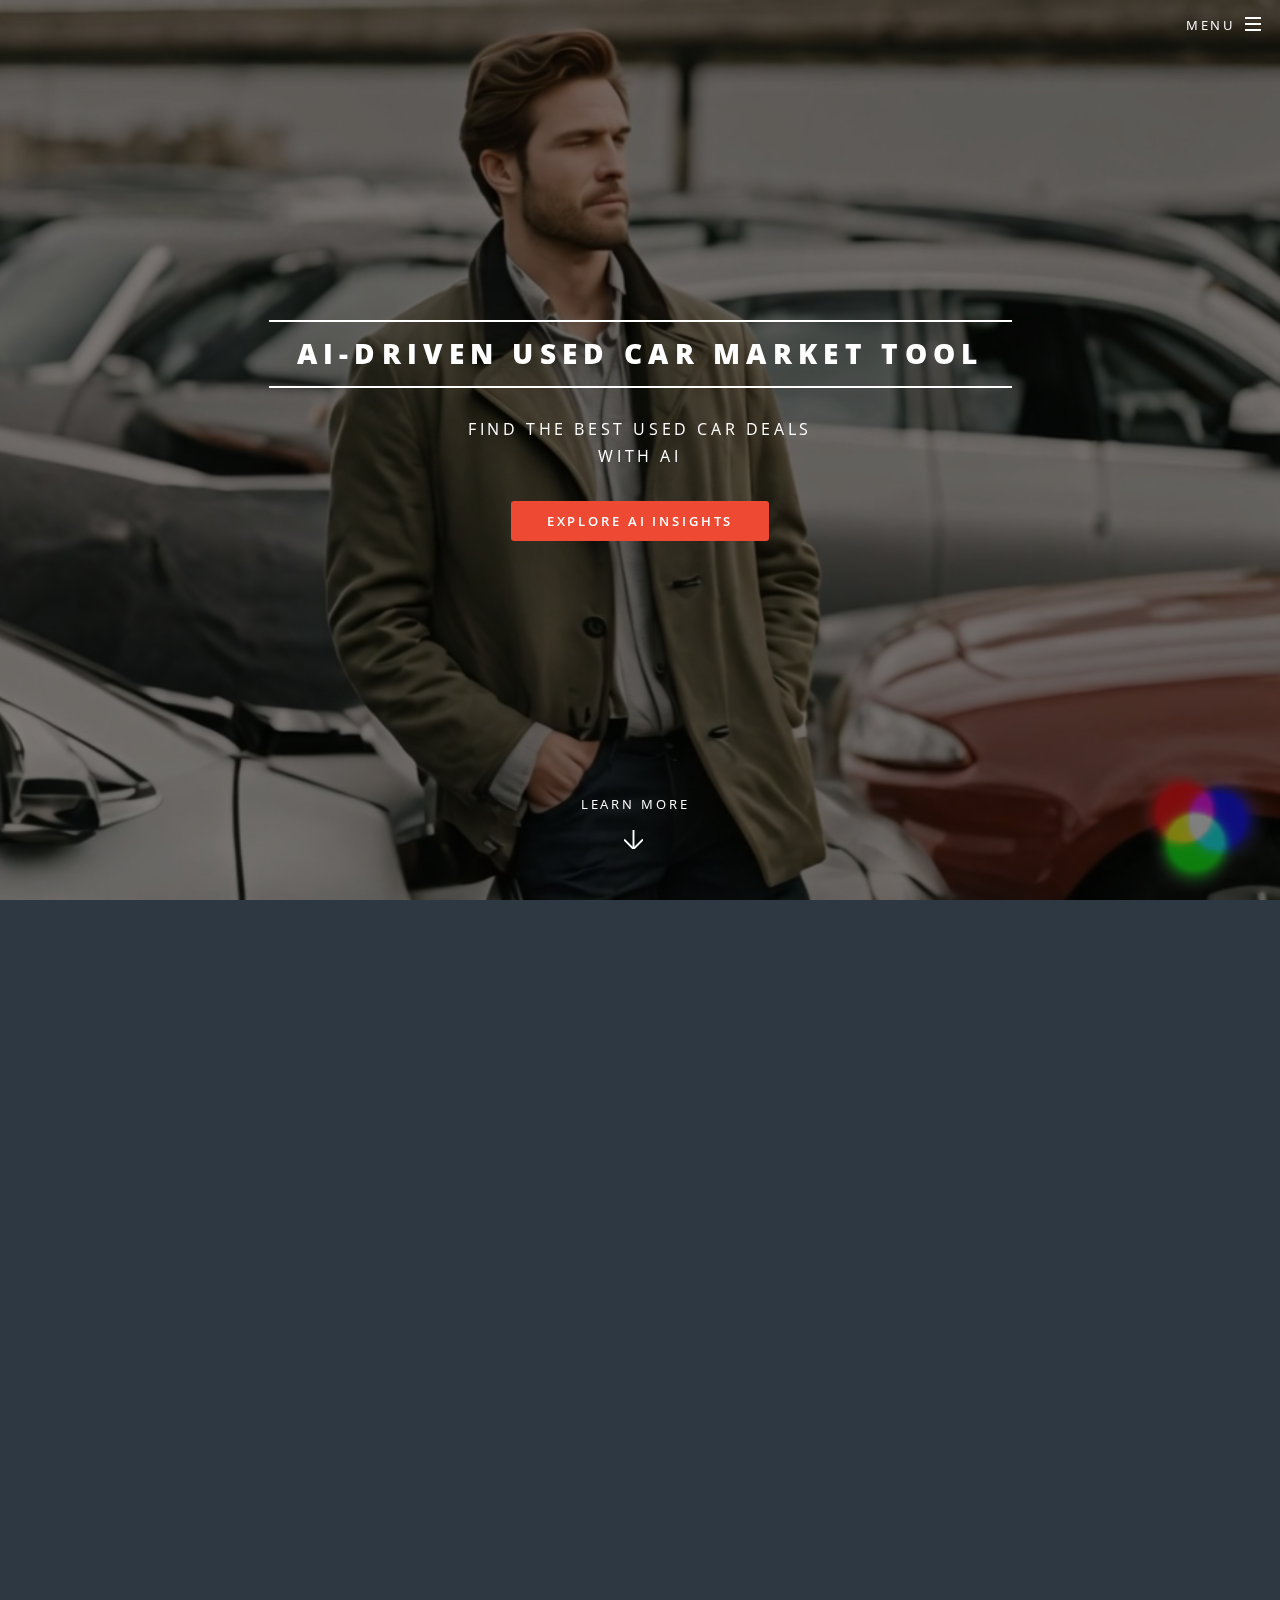
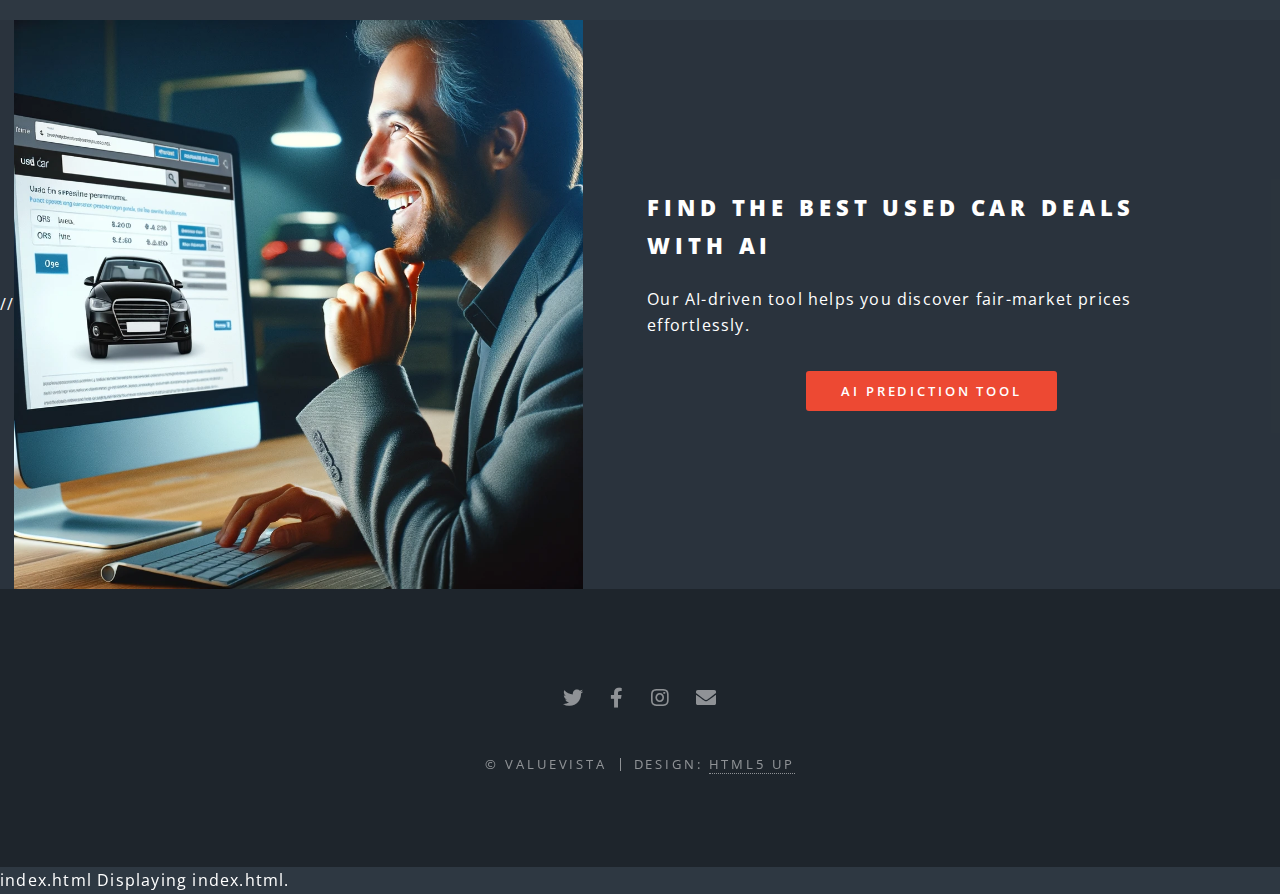
<file: Index.html>
<!DOCTYPE HTML>
<!--
	Spectral by HTML5 UP
	html5up.net | @ajlkn
	Free for personal and commercial use under the CCA 3.0 license (html5up.net/license)
-->
<!--
	Masthead:
	ValueVista 
	
	Ken, LiLi, Elena, Akshata, Daniel
	Est. 2024
-->
<html>
	<head>
		<title>ValueVista</title>
		<meta charset="utf-8" />
		<meta name="viewport" content="width=device-width, initial-scale=1, user-scalable=no" />
		<link rel="stylesheet" href="assets/css/main.css" />
		<noscript><link rel="stylesheet" href="assets/css/noscript.css" /></noscript>
	</head>
	<body class="landing is-preload">

		<!-- Page Wrapper -->
			<div id="page-wrapper">

				<!-- Header -->
					<header id="header" class="alt">
						<h1><a href="index.html">AI-Driven Used Car Market Tool</a></h1>
						<nav id="nav">
							<ul>
								<li class="special">
									<a href="#menu" class="menuToggle"><span>Menu</span></a>
									<div id="menu">
										<ul>
											<li><a href="#">Home</a></li>
											<li><a href="index_predict.html">AI Tool</a></li>
											<li><a href="about-contact.html">Work With Us!</a></li>
											<li><a href="#">Sign Up</a></li>
											<li><a href="#">Log In</a></li>
										</ul>
									</div>
								</li>
							</ul>
						</nav>
					</header>

				<!-- Banner -->
					<section id="banner">
						<div class="inner">
							<h2>AI-Driven Used Car Market Tool</h2>
							<p>Find the Best Used Car Deals <br />
							with AI<br />
							</p>
							<ul class="actions special">
								<li><a href="#main" class="button primary">Explore AI Insights</a></li>
							</ul>
						</div>
						<a href="#one" class="more scrolly">Learn More</a>
					</section>
				
					
					<!-- background video -->
					<div id="video-background">
						<video playsinline autoplay muted loop>
							<source src="video/Gen-2 8s, 903587480, M 7.mp4" type="video/mp4">
						</video>
					</div>



				<!-- One -->
				<section id="one" class="wrapper alt style2">
					<div class="embed-container">
						<iframe src="https://santiviquez-iris-streamlit-app-iz0wu8.streamlit.app/?embed=true" width="800" height="500"></iframe>
					</div>
					</section>
				</section>	

				<!-- Two -->					
				<section id="main" class="wrapper alt style2">
					<section class="spotlight">
					
						<div class="image"><img src="images/DALL·E 2024-02-20 21.00.05.jpg" alt="a cinematic image of a smiling person searching for a used car on an internet website, visibly enjoying the easy process of finding their desired vehicle. The computer screen in front of them should display a website featuring various car parameters, indicating a user-friendly experience. The scene captures the joy and satisfaction of seamless online car shopping." /></div><div class="content">
							<h2>Find the Best Used Car Deals<br />
							with AI</h2>
							<p>Our AI-driven tool helps you discover fair-market prices effortlessly.</p>
							<ul class="actions special">
								<li><a href="index_predict.html" class="button primary">AI Prediction Tool</a></li>
							</ul>
						</div>//
					
						  
					</section>
					
				</section>

				<!-- Footer -->
					<footer id="footer">
						<ul class="icons">
							<li><a href="#" class="icon brands fa-twitter"><span class="label">Twitter</span></a></li>
							<li><a href="#" class="icon brands fa-facebook-f"><span class="label">Facebook</span></a></li>
							<li><a href="#" class="icon brands fa-instagram"><span class="label">Instagram</span></a></li>
							<li><a href="#" class="icon solid fa-envelope"><span class="label">Email</span></a></li>
						</ul>
						<ul class="copyright">
							<li>&copy; ValueVista</li><li>Design: <a href="http://html5up.net">HTML5 UP</a></li>
						</ul>
					</footer>

			</div>

		<!-- Scripts -->
			<script src="assets/js/jquery.min.js"></script>
			<script src="assets/js/jquery.scrollex.min.js"></script>
			<script src="assets/js/jquery.scrolly.min.js"></script>
			<script src="assets/js/browser.min.js"></script>
			<script src="assets/js/breakpoints.min.js"></script>
			<script src="assets/js/util.js"></script>
			<script src="assets/js/main.js"></script>

	</body>
</html>
index.html
Displaying index.html.
</file>
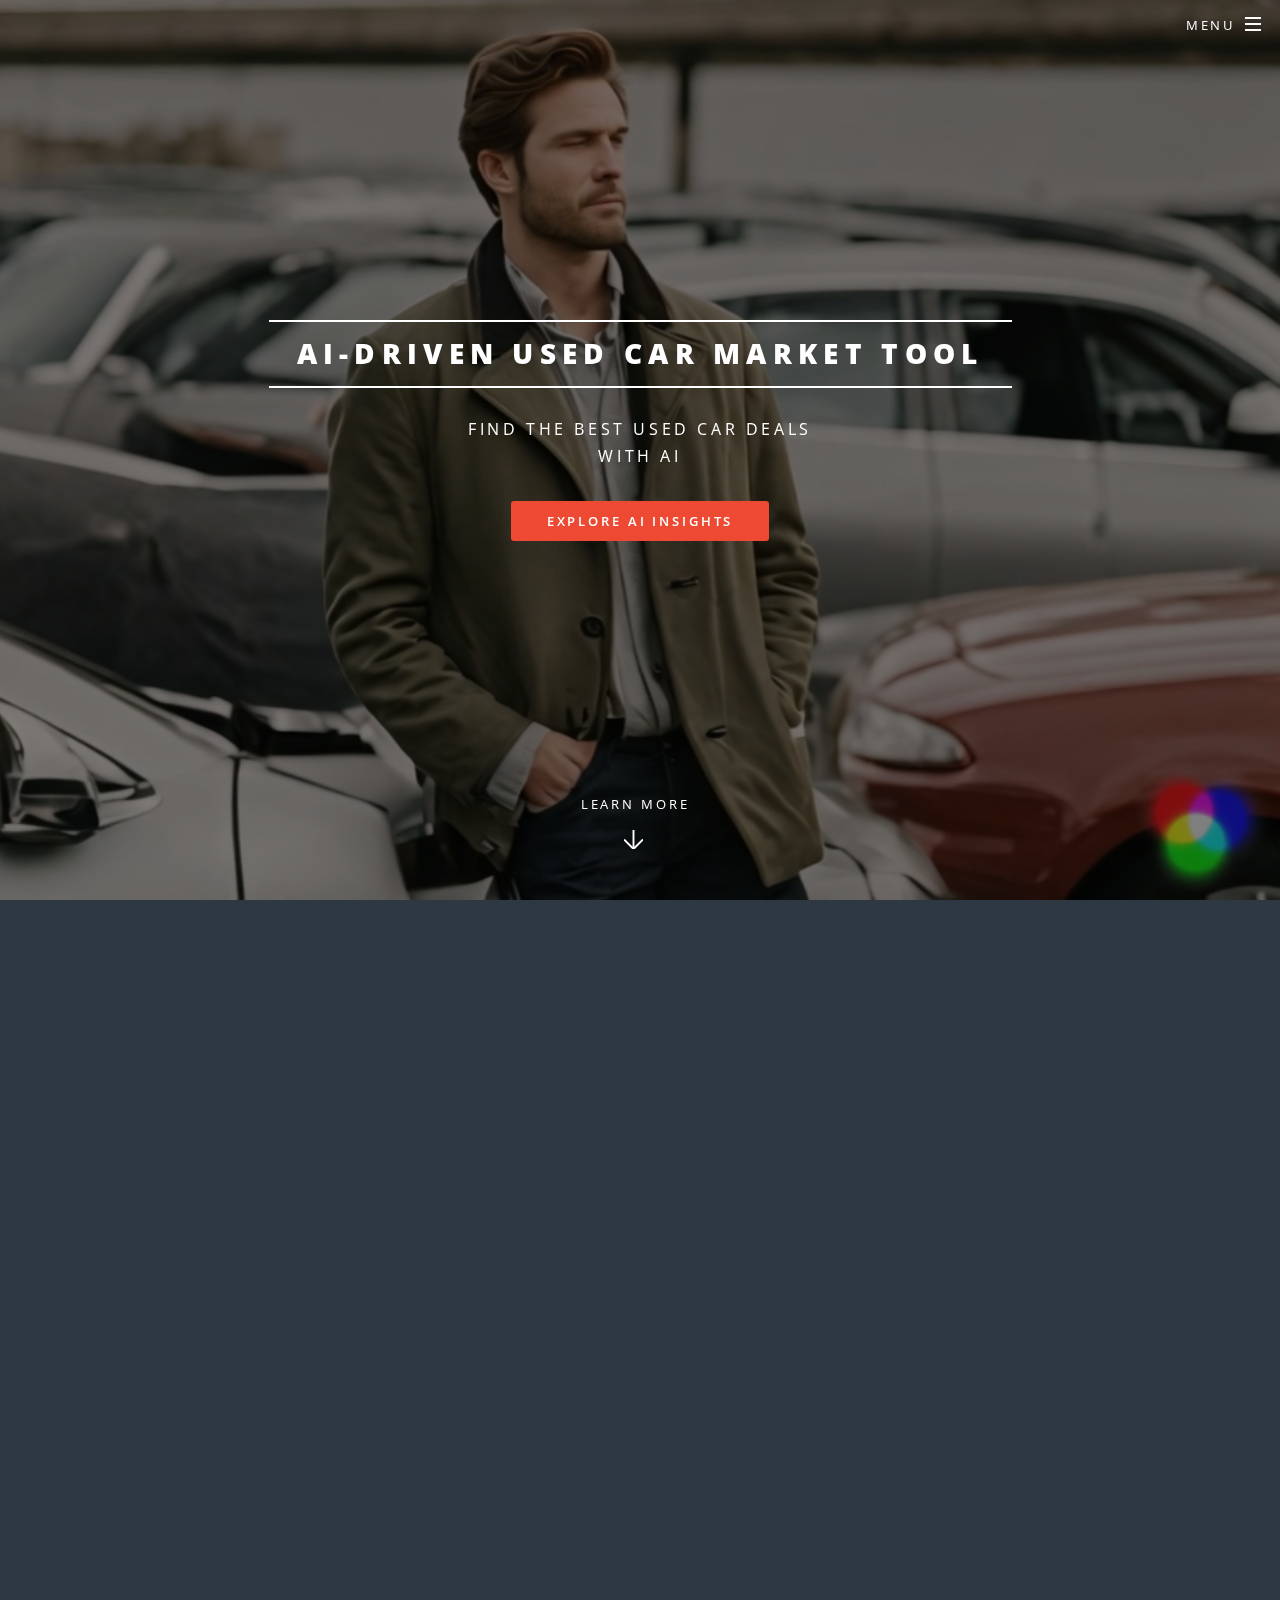
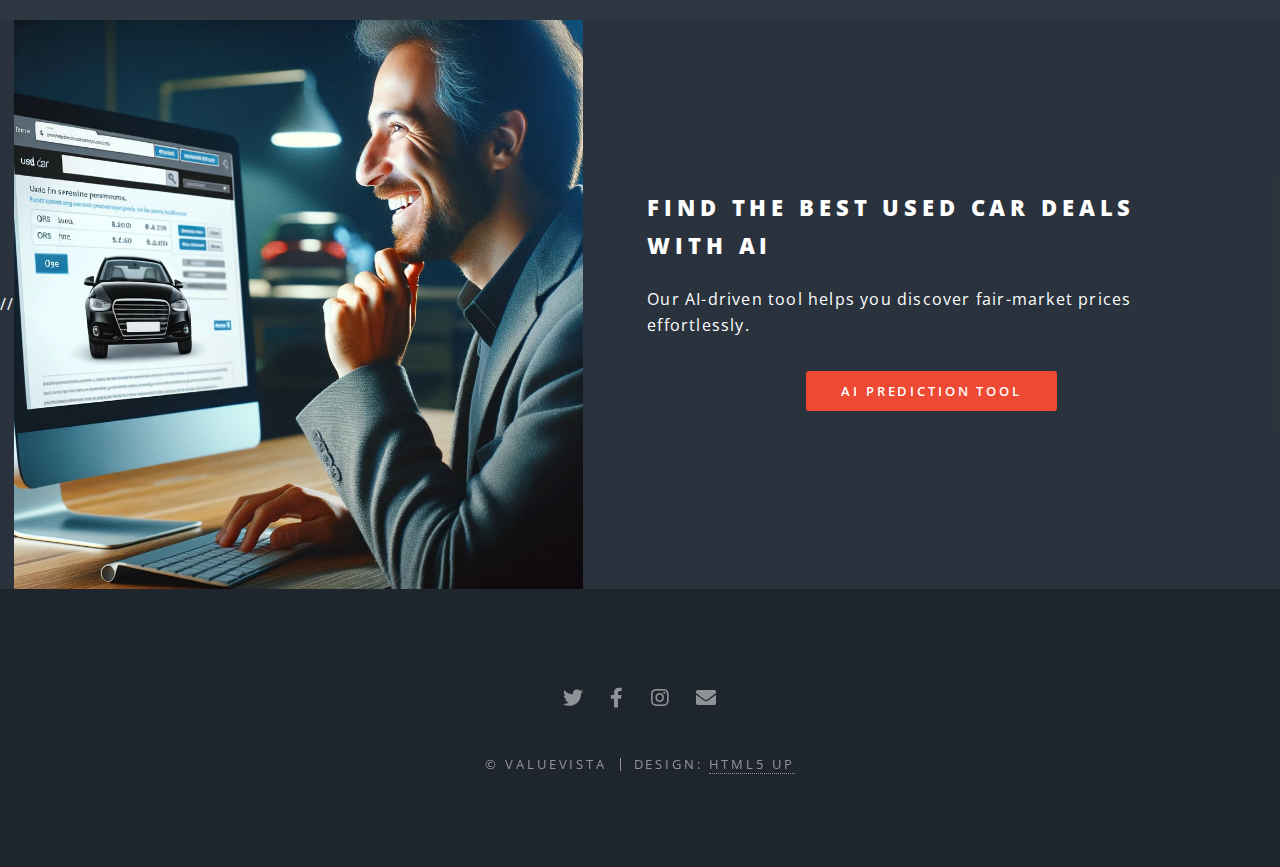
<file: index.html>
<!DOCTYPE HTML>
<!--
	Spectral by HTML5 UP
	html5up.net | @ajlkn
	Free for personal and commercial use under the CCA 3.0 license (html5up.net/license)
-->
<!--
	Masthead:
	ValueVista 
	
	Ken, LiLi, Elena, Akshata, Daniel
	Est. 2024
-->
<html>
	<head>
		<title>ValueVista</title>
		<meta charset="utf-8" />
		<meta name="viewport" content="width=device-width, initial-scale=1, user-scalable=no" />
		<link rel="stylesheet" href="assets/css/main.css" />
		<noscript><link rel="stylesheet" href="assets/css/noscript.css" /></noscript>
	</head>
	<body class="landing is-preload">

		<!-- Page Wrapper -->
			<div id="page-wrapper">

				<!-- Header -->
					<header id="header" class="alt">
						<h1><a href="index.html">AI-Driven Used Car Market Tool</a></h1>
						<nav id="nav">
							<ul>
								<li class="special">
									<a href="#menu" class="menuToggle"><span>Menu</span></a>
									<div id="menu">
										<ul>
											<li><a href="#">Home</a></li>
											<li><a href="index_predict.html">AI Tool</a></li>
											<li><a href="about-contact.html">Work With Us!</a></li>
											<li><a href="sign_up.html">Sign Up</a></li>
                                   			<li><a href="log_in.html">Log In</a></li>
										</ul>
									</div>
								</li>
							</ul>
						</nav>
					</header>

				<!-- Banner -->
					<section id="banner">
						<div class="inner">
							<h2>AI-Driven Used Car Market Tool</h2>
							<p>Find the Best Used Car Deals <br />
							with AI<br />
							</p>
							<ul class="actions special">
								<li><a href="#main" class="button primary">Explore AI Insights</a></li>
							</ul>
						</div>
						<a href="#one" class="more scrolly">Learn More</a>
					</section>
				
					
					<!-- background video -->
					<div id="video-background">
						<video playsinline autoplay muted loop>
							<source src="video/Gen-2 8s, 903587480, M 7.mp4" type="video/mp4">
						</video>
					</div>



				<!-- One -->
				<section id="one" class="wrapper alt style2">
					<div class="embed-container">
						<iframe src="https://valuevistafoster.streamlit.app/#your-roadmap-to-the-best-car-deals" width="800" height="500"></iframe>
					</div>
					</section>
				</section>	

				<!-- Two -->					
				<section id="main" class="wrapper alt style2">
					<section class="spotlight">
					
						<div class="image"><img src="images/DALL·E 2024-02-20 21.00.05.jpg" alt="a cinematic image of a smiling person searching for a used car on an internet website, visibly enjoying the easy process of finding their desired vehicle. The computer screen in front of them should display a website featuring various car parameters, indicating a user-friendly experience. The scene captures the joy and satisfaction of seamless online car shopping." /></div><div class="content">
							<h2>Find the Best Used Car Deals<br />
							with AI</h2>
							<p>Our AI-driven tool helps you discover fair-market prices effortlessly.</p>
							<ul class="actions special">
								<li><a href="index_predict.html" class="button primary">AI Prediction Tool</a></li>
							</ul>
						</div>//
					
						  
					</section>
					
				</section>

				<!-- Footer -->
					<footer id="footer">
						<ul class="icons">
							<li><a href="#" class="icon brands fa-twitter"><span class="label">Twitter</span></a></li>
							<li><a href="#" class="icon brands fa-facebook-f"><span class="label">Facebook</span></a></li>
							<li><a href="#" class="icon brands fa-instagram"><span class="label">Instagram</span></a></li>
							<li><a href="#" class="icon solid fa-envelope"><span class="label">Email</span></a></li>
						</ul>
						<ul class="copyright">
							<li>&copy; ValueVista</li><li>Design: <a href="http://html5up.net">HTML5 UP</a></li>
						</ul>
					</footer>

			</div>

		<!-- Scripts -->
			<script src="assets/js/jquery.min.js"></script>
			<script src="assets/js/jquery.scrollex.min.js"></script>
			<script src="assets/js/jquery.scrolly.min.js"></script>
			<script src="assets/js/browser.min.js"></script>
			<script src="assets/js/breakpoints.min.js"></script>
			<script src="assets/js/util.js"></script>
			<script src="assets/js/main.js"></script>

	</body>
</html>
</file>
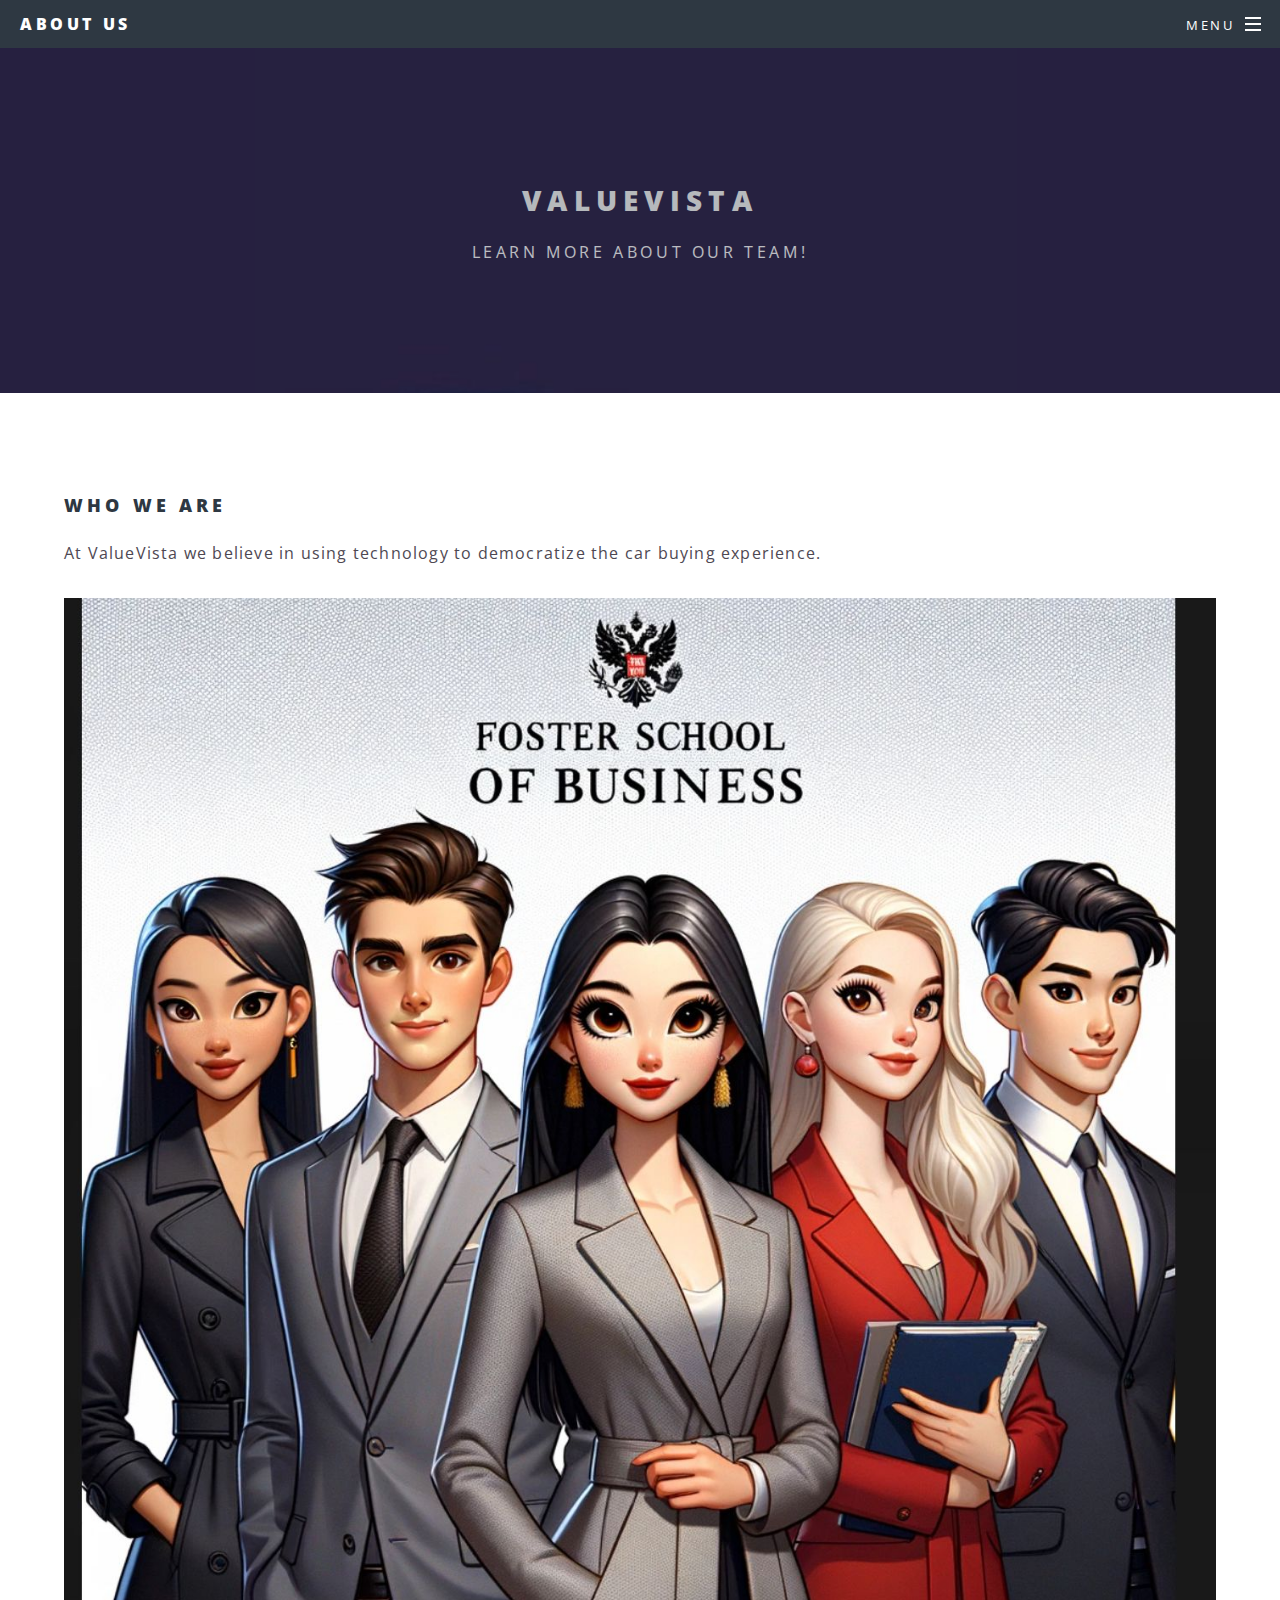
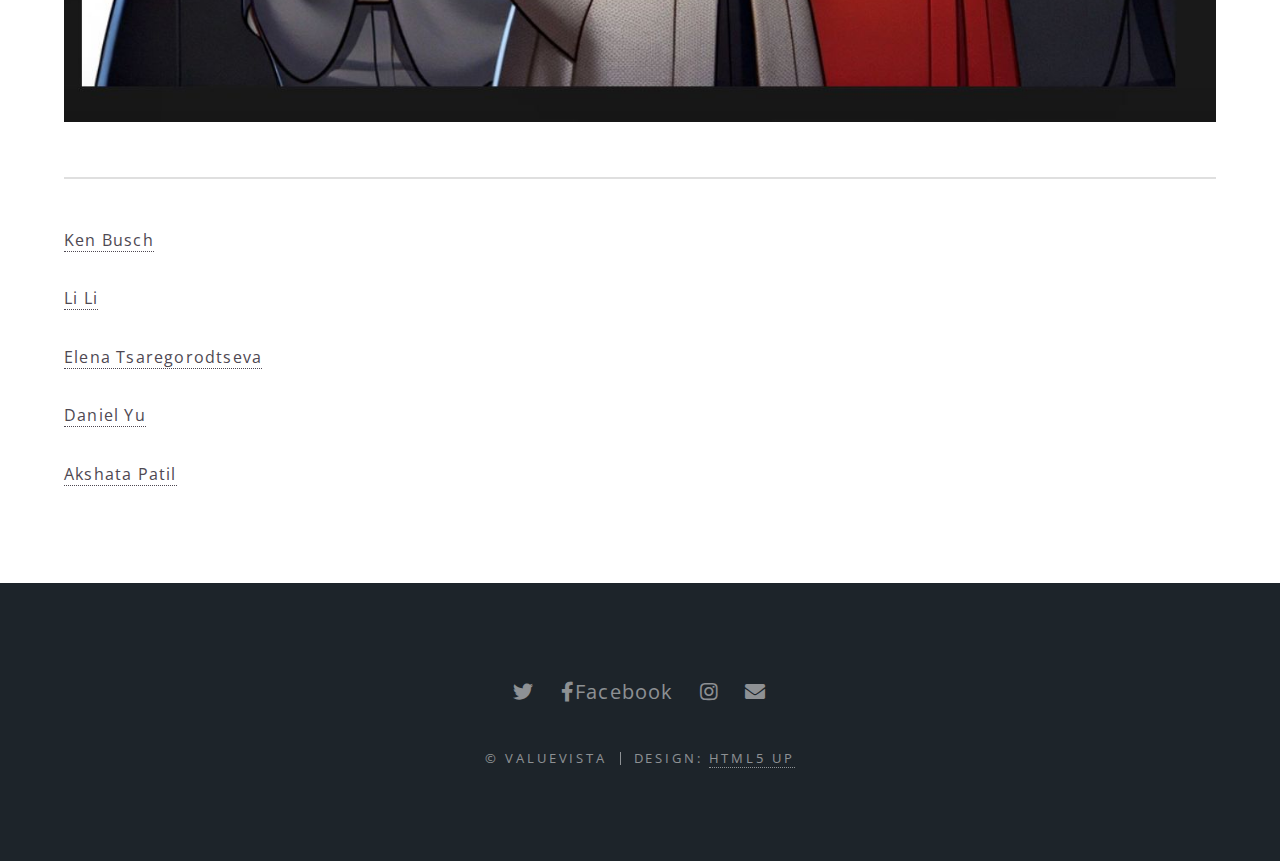
<file: about-contact.html>
<!DOCTYPE html>

<html>
    <head>
        <title>ValueVista - About Us!</title>
        <meta charset="utf-8" />
        <meta name="viewport" content="width=device-width, initial-scale=1, user-scalable=no" />
        <link rel="stylesheet" href="assets/css/main.css" />
        <noscript><link rel="stylesheet" href="assets/css/noscript.css" /></noscript>
    </head>
    <body class="is-preload">

        <!-- Page Wrapper -->
        <div id="page-wrapper">

            <!-- Header -->
            <header id="header">
                <h1><a href="index.html">About Us</a></h1>
                <nav id="nav">
                    <ul>
                        <li class="special">
                            <a href="#menu" class="menuToggle"><span>Menu</span></a>
                            <div id="menu">
                                <ul>
                                    <li><a href="index.html">Home</a></li>
                                    <li><a href="index_predict.html">AI Tool</a></li>
                                    <li><a href="about-contact.html">Work With Us!</a></li>
                                    <li><a href="sign_up.html">Sign Up</a></li>
                                    <li><a href="log_in.html">Log In</a></li>
                                </ul>
                            </div>
                        </li>
                    </ul>
                </nav>
            </header>

            <!-- Main -->
            <article id="main">
                
                <header style="background-image: url('images/car_background_1.jpg'); background-size: cover; background-position: center; opacity: 0.7;">
                    <h2 style="color:rgb(240, 240, 240);">ValueVista</h2>
                    <p style="color:rgb(247, 245, 248);">
                        Learn more about our team!
                    </p>
                </header>

                <section class="wrapper style5">
                    <div class="inner">

                        <h3>Who We Are</h3>
                        <p>At ValueVista we believe in using technology to democratize the car buying experience.</p>
                        <img src="images/team_AI_image_1.jpg" alt="ValueVista AI Image" style="max-width: 100%; height: auto;">
                        <p></p>

                        <hr />
                        
                        <p><a href="https://www.linkedin.com/in/kenbusch" target="_blank">Ken Busch</a></p>
						<p><a href="https://www.linkedin.com/in/li-li88/" target="_blank">Li Li</a></p>
						<p><a href="https://www.linkedin.com/in/elena-tsaregorodtseva/" target="_blank">Elena Tsaregorodtseva</a></p>
						<p><a href="https://www.linkedin.com/in/dannyuu/" target="_blank">Daniel Yu</a></p>
						<p><a href="https://www.linkedin.com/in/akshatabpatil/" target="_blank">Akshata Patil</a></p>

                    
                    </div>
                </section>
            </article>

            <!-- Footer -->
            <footer id="footer">
                <ul class="icons">
                    <li><a href="#" class="icon brands fa-twitter"><span class="label">Twitter</span></a></li>
                    <li><a href="#" class="icon brands fa-facebook-f"><span the "label">Facebook</span></a></li>
                    <li><a href="#" class="icon brands fa-instagram"><span class="label">Instagram</span></a></li>
                    <li><a href="#" class="icon solid fa-envelope"><span class="label">Email</span></a></li>
                </ul>
                <ul class="copyright">
                    <li>&copy; ValueVista</li><li>Design: <a href="http://html5up.net">HTML5 UP</a></li>
                </ul>
            </footer>

        </div>

        <!-- Scripts -->
        <script src="assets/js/jquery.min.js"></script>
        <script src="assets/js/jquery.scrollex.min.js"></script>
        <script src="assets/js/jquery.scrolly.min.js"></script>
        <script src="assets/js/browser.min.js"></script>
        <script src="assets/js/breakpoints.min.js"></script>
        <script src="assets/js/util.js"></script>
        <script src="assets/js/main.js"></script>

    </body>
</html>
</file>
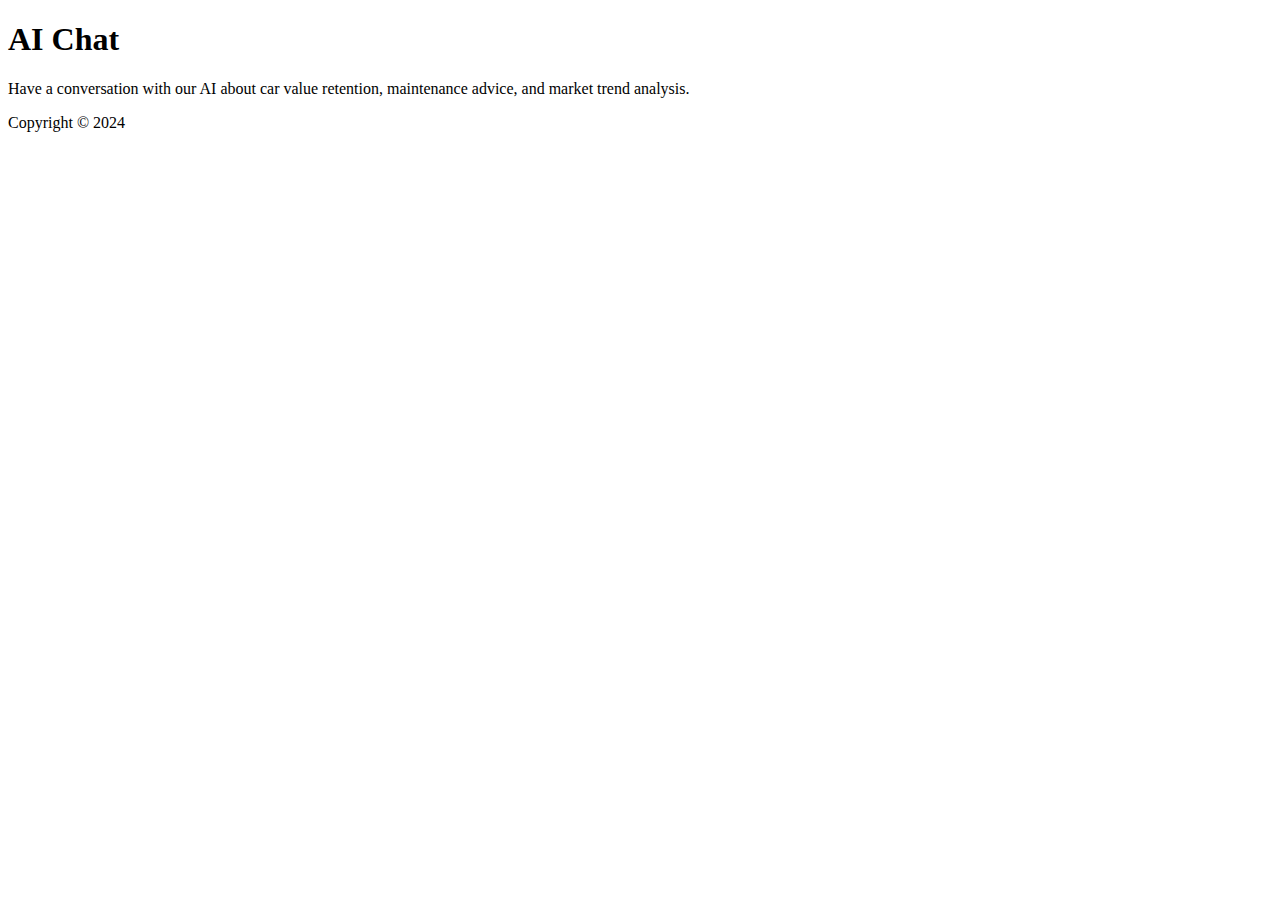
<file: chat.html>
<!DOCTYPE html>
<html>
<head>
    <title>AI Chat - Used Car Price Prediction</title>
</head>
<body>
    <header>
        <h1>AI Chat</h1>
    </header>
    <main>
        <p>Have a conversation with our AI about car value retention, maintenance advice, and market trend analysis.</p>
        <!-- AI Chat integration will be placed here -->
    </main>
    <footer>
        <p>Copyright © 2024</p>
    </footer>
</body>
</html>
</file>
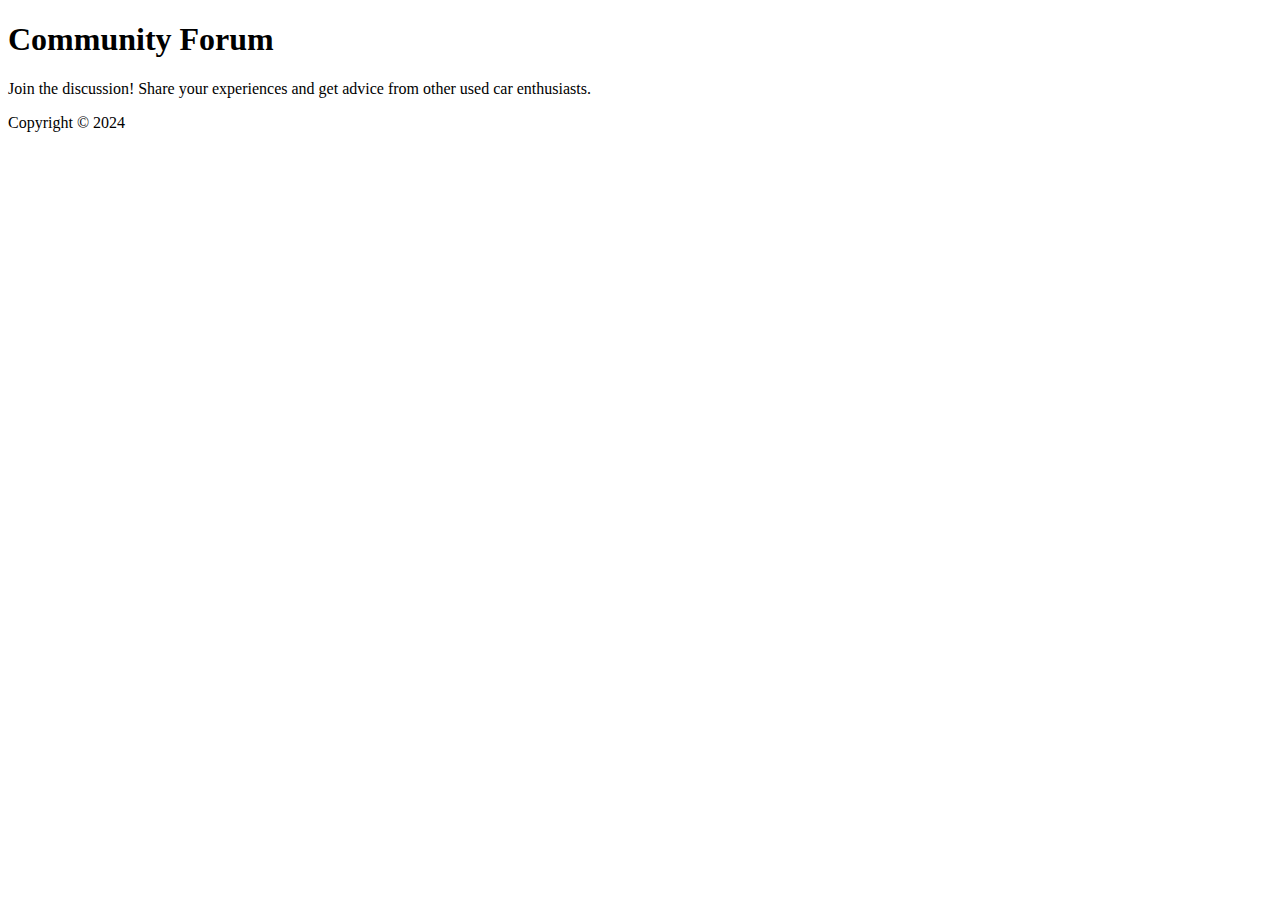
<file: forum.html>
<!DOCTYPE html>
<html>
<head>
    <title>Community Forum - Used Car Price Prediction</title>
</head>
<body>
    <header>
        <h1>Community Forum</h1>
    </header>
    <main>
        <p>Join the discussion! Share your experiences and get advice from other used car enthusiasts.</p>
        <!-- Forum content and discussion threads will be placed here -->
    </main>
    <footer>
        <p>Copyright © 2024</p>
    </footer>
</body>
</html>
</file>
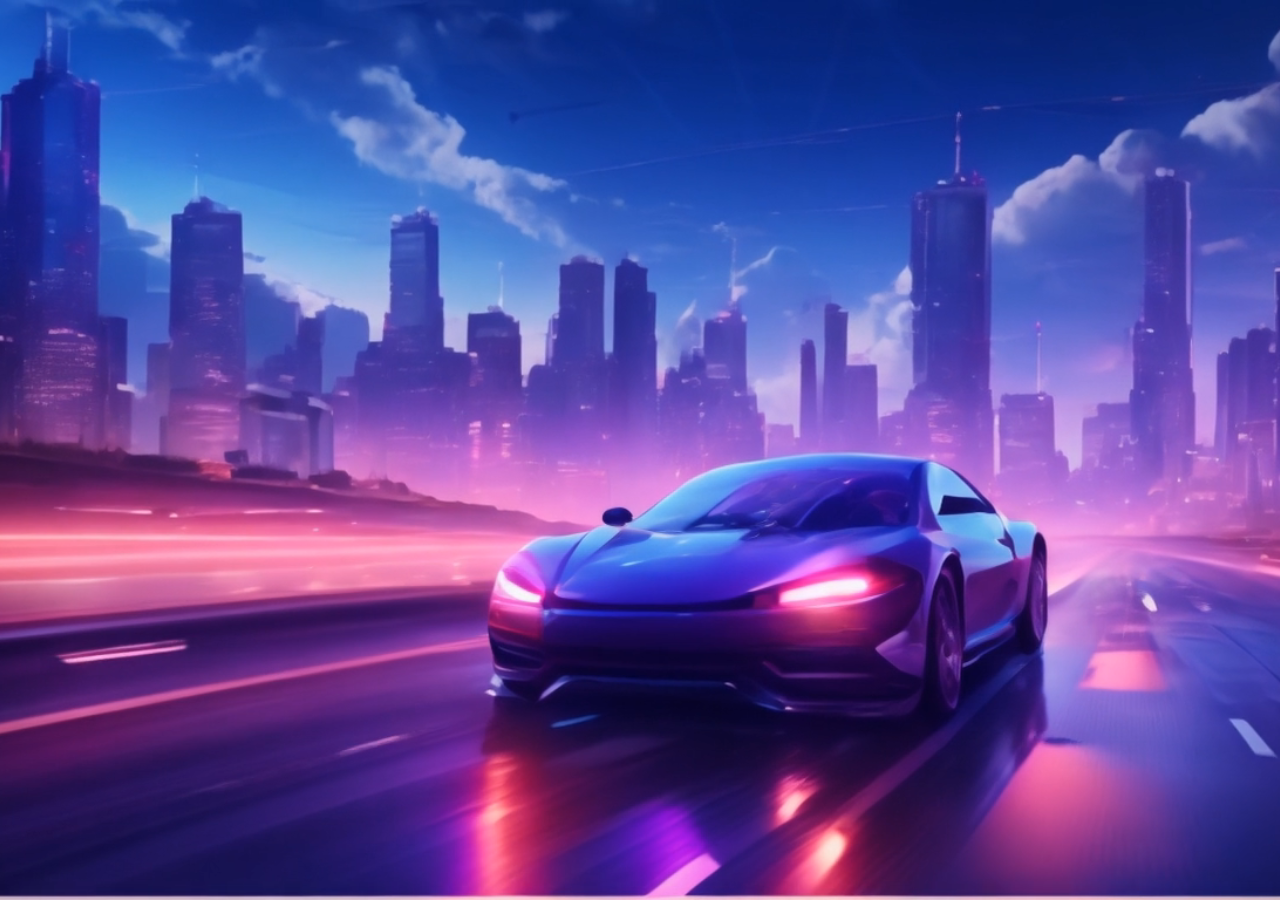
<file: index_predict.html>
<!DOCTYPE html>
<html>
<head>
    <title>Welcome to Used Car Price Prediction</title>
    <style>
        /* 设置视频填满整个页面 */
        body, html {
            margin: 0;
            padding: 0;
            width: 100%;
            height: 100%;
            overflow: hidden; /* 防止滚动条出现 */
        }
        video {
            /* 使视频填满屏幕，且保持宽高比 */
            min-width: 100%;
            min-height: 100%;
            width: auto;
            height: auto;
            position: fixed;
            top: 50%;
            left: 50%;
            transform: translate(-50%, -50%);
        }
    </style>
</head>
<body>

<video id="introVideo" autoplay muted>
    <source src="video/animation.mp4" type="video/mp4">
    Your browser does not support the video tag.
</video>

<script>
    // 获取视频元素
    var video = document.getElementById("introVideo");

    // 当视频播放结束时执行
    video.onended = function() {
        // 跳转到价格预测页面
        window.location.href = 'prediction.html';
    };

    // 如果浏览器不允许自动播放，则尝试手动播放视频
    video.play().catch(function(error) {
        console.error("Video play failed:", error);
    });
</script>

</body>
</html>
</file>
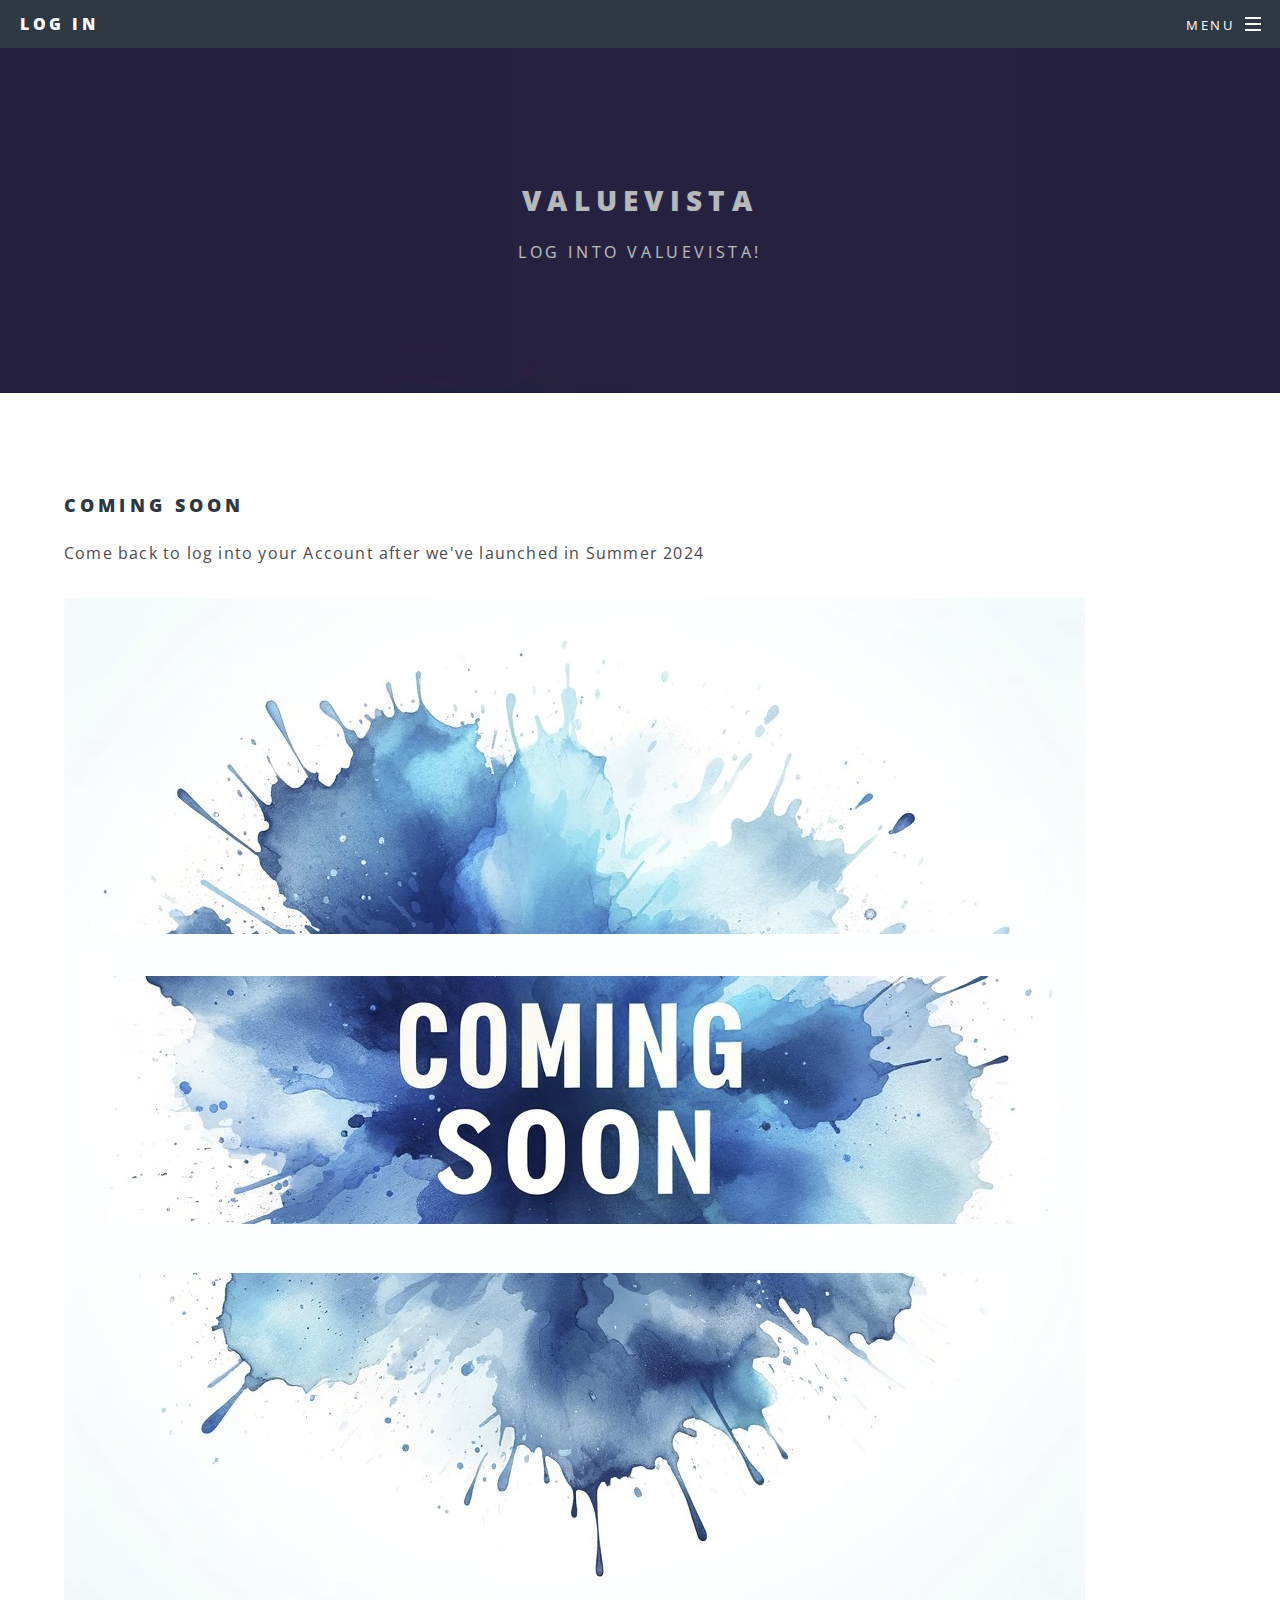
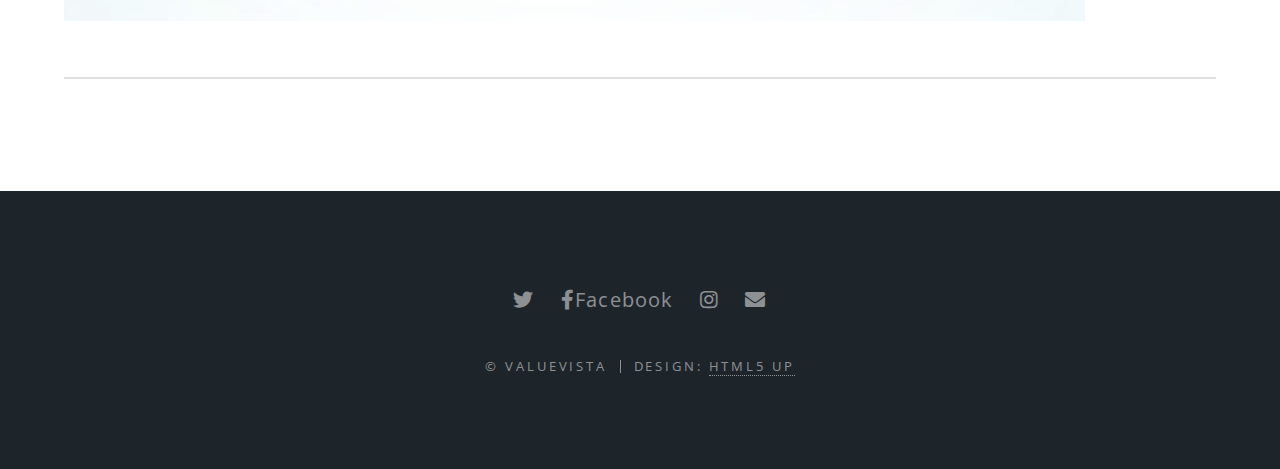
<file: log_in.html>
<!DOCTYPE html>

<html>
    <head>
        <title>ValueVista - Log In</title>
        <meta charset="utf-8" />
        <meta name="viewport" content="width=device-width, initial-scale=1, user-scalable=no" />
        <link rel="stylesheet" href="assets/css/main.css" />
        <noscript><link rel="stylesheet" href="assets/css/noscript.css" /></noscript>
    </head>
    <body class="is-preload">

        <!-- Page Wrapper -->
        <div id="page-wrapper">

            <!-- Header -->
            <header id="header">
                <h1><a href="index.html">Log In</a></h1>
                <nav id="nav">
                    <ul>
                        <li class="special">
                            <a href="#menu" class="menuToggle"><span>Menu</span></a>
                            <div id="menu">
                                <ul>
                                    <li><a href="index.html">Home</a></li>
                                    <li><a href="index_predict.html">AI Tool</a></li>
                                    <li><a href="about-contact.html">Work With Us!</a></li>
                                    <li><a href="sign_up.html">Sign Up</a></li>
                                    <li><a href="log_in.html">Log In</a></li>
                                </ul>
                            </div>
                        </li>
                    </ul>
                </nav>
            </header>

            <!-- Main -->
            <article id="main">
                
                <header style="background-image: url('images/car_background_1.jpg'); background-size: cover; background-position: center; opacity: 0.7;">
                    <h2 style="color:rgb(240, 240, 240);">ValueVista</h2>
                    <p style="color:rgb(247, 245, 248);">
                        Log into ValueVista!
                    </p>
                </header>

                <section class="wrapper style5">
                    <div class="inner">

                        <h3>Coming Soon</h3>
                        <p>Come back to log into your Account after we've launched in Summer 2024</p>
                        <img src="images/coming_soon.jpg" alt="ValueVista AI Image" style="max-width: 100%; height: auto;">
                        <p></p>

                        <hr />
                    </div>
                </section>
            </article>

            <!-- Footer -->
            <footer id="footer">
                <ul class="icons">
                    <li><a href="#" class="icon brands fa-twitter"><span class="label">Twitter</span></a></li>
                    <li><a href="#" class="icon brands fa-facebook-f"><span the "label">Facebook</span></a></li>
                    <li><a href="#" class="icon brands fa-instagram"><span class="label">Instagram</span></a></li>
                    <li><a href="#" class="icon solid fa-envelope"><span class="label">Email</span></a></li>
                </ul>
                <ul class="copyright">
                    <li>&copy; ValueVista</li><li>Design: <a href="http://html5up.net">HTML5 UP</a></li>
                </ul>
            </footer>

        </div>

        <!-- Scripts -->
        <script src="assets/js/jquery.min.js"></script>
        <script src="assets/js/jquery.scrollex.min.js"></script>
        <script src="assets/js/jquery.scrolly.min.js"></script>
        <script src="assets/js/browser.min.js"></script>
        <script src="assets/js/breakpoints.min.js"></script>
        <script src="assets/js/util.js"></script>
        <script src="assets/js/main.js"></script>

    </body>
</html>
</file>
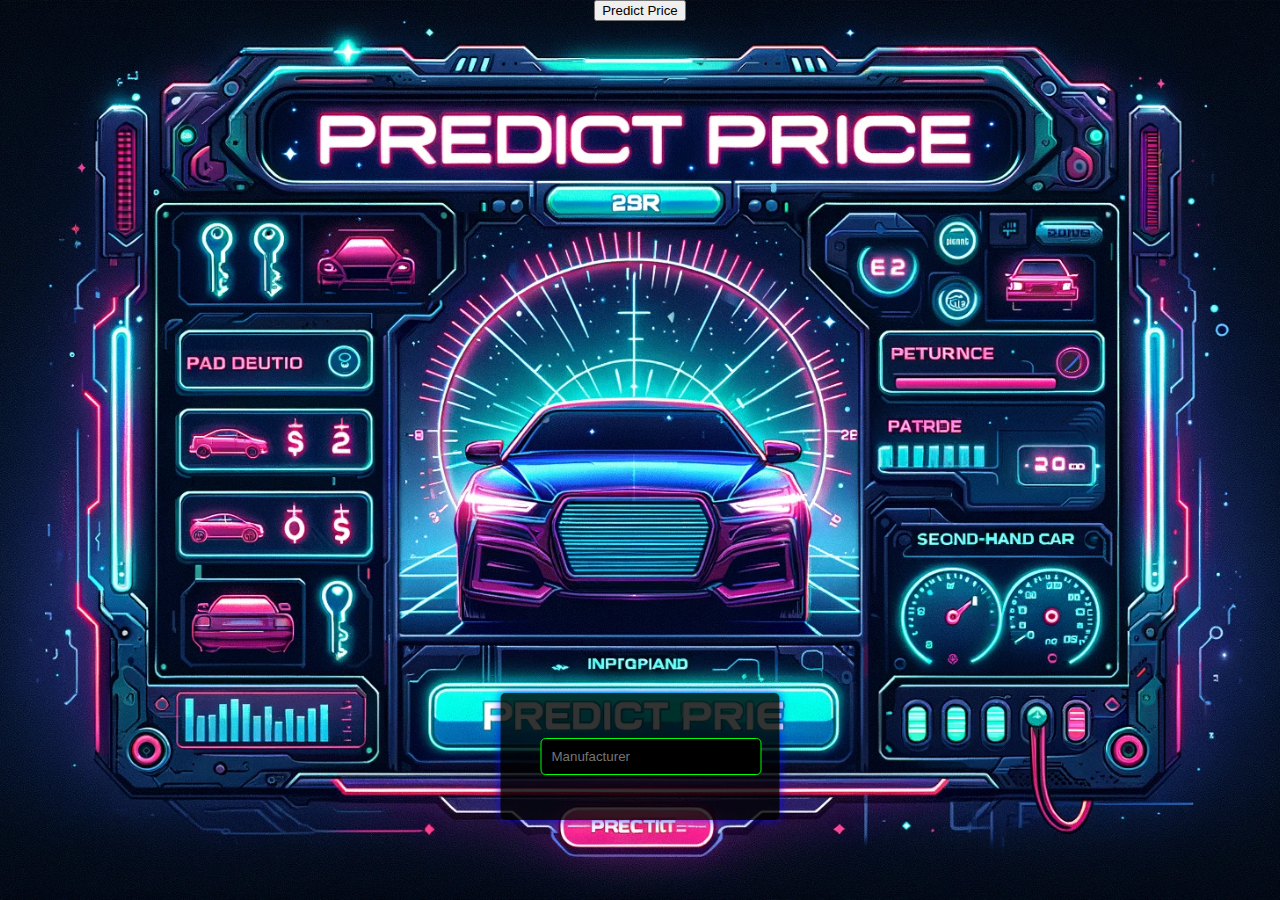
<file: prediction.html>
<!DOCTYPE html>
<html lang="en">
<head>
<meta charset="UTF-8">
<meta name="viewport" content="width=device-width, initial-scale=1.0">
<title>Car Price Prediction</title>
<style>
  body, html {
    height: 100%;
    margin: 0;
    font-family: 'Arial', sans-serif;
    background: url('predictpage1.webp') no-repeat center center fixed;
    background-size: cover;
    text-align: center;
    color: white;
  }

  .predict-btn {
    font-size: 24px;
    color: #ffffff;
    background-color: #0066ff;
    border: none;
    padding: 15px 30px;
    cursor: pointer;
    border-radius: 5px;
    position: fixed;
    bottom: 30px;
    left: 50%;
    transform: translateX(-50%);
    outline: none;
  }

  .form-popup {
    display: none;
    position: fixed;
    left: 50%;
    bottom: 80px;
    transform: translateX(-50%);
    background: rgba(0, 0, 0, 0.8);
    border-radius: 5px;
    padding: 20px;
    box-shadow: 0 0 10px rgba(0, 0, 255, 0.7);
    z-index: 10;
  }

  .form-container {
    max-width: 300px;
    padding: 20px;
  }

  .form-container input[type="text"],
  .form-container input[type="number"] {
    width: 100%;
    padding: 10px;
    margin: 5px 0;
    border-radius: 5px;
    border: 1px solid #00ff00;
    background-color: #000;
    color: #0f0;
    outline: none;
    display: none; /* Initially hide all inputs */
  }

  .form-container input[type="submit"] {
    width: 100%;
    padding: 10px;
    margin-top: 10px;
    border: none;
    cursor: pointer;
    border-radius: 5px;
    background-color: #ff0055;
    color: #fff;
    outline: none;
    display: none; /* Initially hide submit button */
  }
</style>
</head>
<body>

<button id="predictBtn" onclick="toggleForm()">Predict Price</button>

<div class="form-popup" id="myForm">
  <form action="/predict" method="post" class="form-container" id="predictionForm">
    <input type="text" placeholder="Manufacturer" name="manufacturer" required>
    <input type="text" placeholder="Model" name="model" required>
    <input type="text" placeholder="Condition" id="condition" name="condition" oninput="showNextInput('cylinders')">
    <input type="text" placeholder="Cylinders" id="cylinders" name="cylinders" oninput="showNextInput('fuel')">
    <input type="text" placeholder="Fuel" id="fuel" name="fuel" oninput="showNextInput('odometer')">
    <input type="number" placeholder="Odometer" id="odometer" name="odometer" oninput="showNextInput('title_status')">
    <input type="text" placeholder="Title Status" id="title_status" name="title_status" oninput="showNextInput('transmission')">
    <input type="text" placeholder="Transmission" id="transmission" name="transmission" oninput="showNextInput('drive')">
    <input type="text" placeholder="Drive" id="drive" name="drive" oninput="showNextInput('type')">
    <input type="text" placeholder="Type" id="type" name="type" oninput="showNextInput('paint_color')">
    <input type="text" placeholder="Paint Color" id="paint_color" name="paint_color" oninput="showNextInput('lat')">
    <input type="number" placeholder="Latitude" id="lat" name="lat" step="any" oninput="showNextInput('long')">
    <input type="number" placeholder="Longitude" id="long" name="long" step="any" oninput="showNextInput('car_age')">
    <input type="number" placeholder="Car Age" id="car_age" name="car_age" oninput="showNextInput('submit')">
    <!-- Add more inputs as per your requirement -->
    <input type="submit" value="Submit Prediction">
  </form>
</div>

<script>
let currentInputIndex = 0;
const inputs = document.querySelectorAll('.form-container input[type="text"], .form-container input[type="number"]');

function toggleForm() {
  document.getElementById('myForm').style.display = 'block';
  showInput(0); // Show the first input initially
}

function showInput(index) {
  if (index < inputs.length) {
    inputs.forEach((input, i) => {
      input.style.display = i === index ? 'block' : 'none';
    });
    currentInputIndex = index;
    // Add event listener to the current input
    inputs[currentInputIndex].addEventListener('input', handleInput);
  } else {
    // If no more inputs, show the submit button
    document.querySelector('.form-container input[type="submit"]').style.display = 'block';
  }
}

function handleInput() {
  // Once input has some text, move to the next input
  if (this.value.trim() !== '') {
    this.removeEventListener('input', handleInput); // Remove listener from the current input
    showInput(currentInputIndex + 1); // Show the next input
  }
}

toggleForm(); // Optionally call toggleForm to show the form by default
</script>

</body>
</html>
</file>
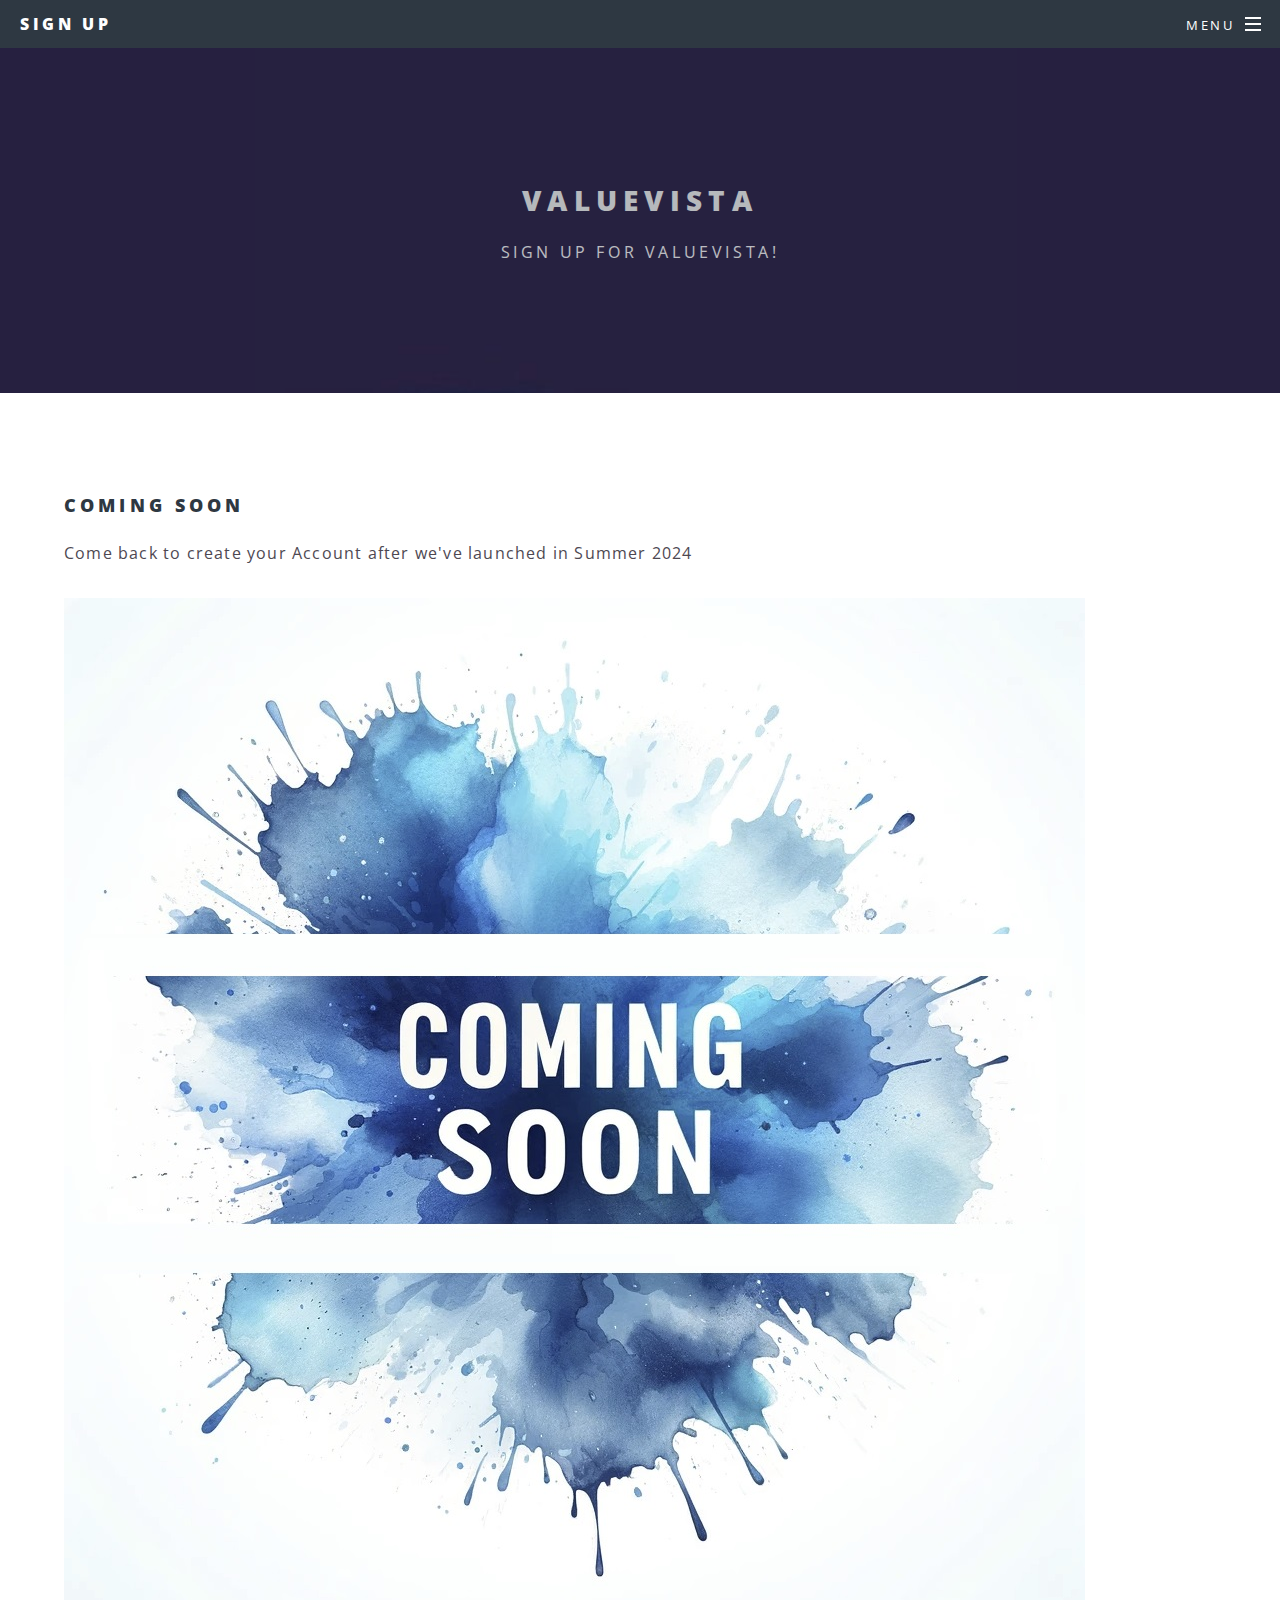
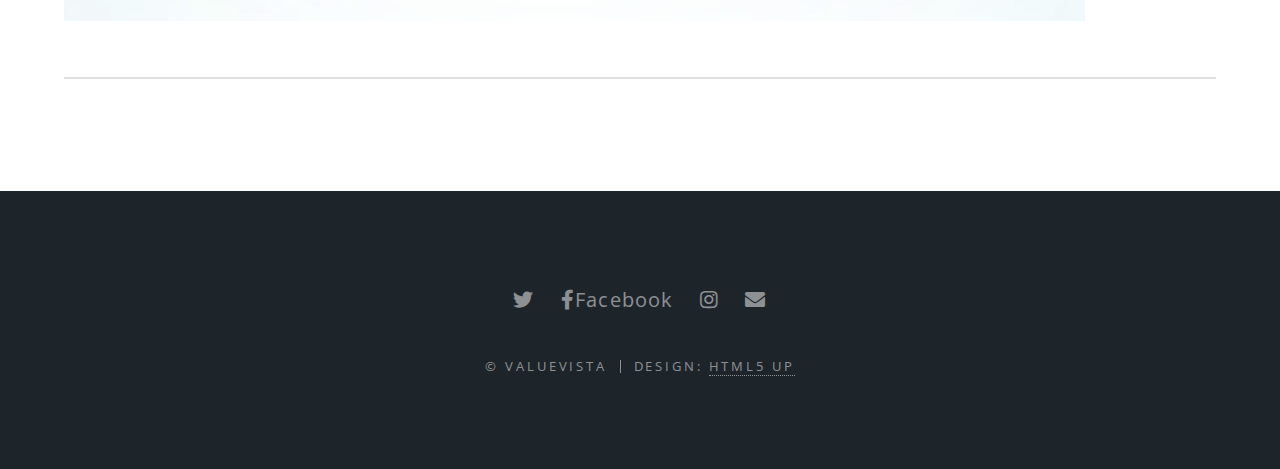
<file: sign_up.html>
<!DOCTYPE html>

<html>
    <head>
        <title>ValueVista - Sign Up</title>
        <meta charset="utf-8" />
        <meta name="viewport" content="width=device-width, initial-scale=1, user-scalable=no" />
        <link rel="stylesheet" href="assets/css/main.css" />
        <noscript><link rel="stylesheet" href="assets/css/noscript.css" /></noscript>
    </head>
    <body class="is-preload">

        <!-- Page Wrapper -->
        <div id="page-wrapper">

            <!-- Header -->
            <header id="header">
                <h1><a href="index.html">Sign Up</a></h1>
                <nav id="nav">
                    <ul>
                        <li class="special">
                            <a href="#menu" class="menuToggle"><span>Menu</span></a>
                            <div id="menu">
                                <ul>
                                    <li><a href="index.html">Home</a></li>
                                    <li><a href="index_predict.html">AI Tool</a></li>
                                    <li><a href="about-contact.html">Work With Us!</a></li>
                                    <li><a href="sign_up.html">Sign Up</a></li>
                                    <li><a href="log_in.html">Log In</a></li>
                                </ul>
                            </div>
                        </li>
                    </ul>
                </nav>
            </header>

            <!-- Main -->
            <article id="main">
                
                <header style="background-image: url('images/car_background_1.jpg'); background-size: cover; background-position: center; opacity: 0.7;">
                    <h2 style="color:rgb(240, 240, 240);">ValueVista</h2>
                    <p style="color:rgb(247, 245, 248);">
                        Sign Up for ValueVista!
                    </p>
                </header>

                <section class="wrapper style5">
                    <div class="inner">

                        <h3>Coming Soon</h3>
                        <p>Come back to create your Account after we've launched in Summer 2024</p>
                        <img src="images/coming_soon.jpg" alt="ValueVista AI Image" style="max-width: 100%; height: auto;">
                        <p></p>

                        <hr />
                    </div>
                </section>
            </article>

            <!-- Footer -->
            <footer id="footer">
                <ul class="icons">
                    <li><a href="#" class="icon brands fa-twitter"><span class="label">Twitter</span></a></li>
                    <li><a href="#" class="icon brands fa-facebook-f"><span the "label">Facebook</span></a></li>
                    <li><a href="#" class="icon brands fa-instagram"><span class="label">Instagram</span></a></li>
                    <li><a href="#" class="icon solid fa-envelope"><span class="label">Email</span></a></li>
                </ul>
                <ul class="copyright">
                    <li>&copy; ValueVista</li><li>Design: <a href="http://html5up.net">HTML5 UP</a></li>
                </ul>
            </footer>

        </div>

        <!-- Scripts -->
        <script src="assets/js/jquery.min.js"></script>
        <script src="assets/js/jquery.scrollex.min.js"></script>
        <script src="assets/js/jquery.scrolly.min.js"></script>
        <script src="assets/js/browser.min.js"></script>
        <script src="assets/js/breakpoints.min.js"></script>
        <script src="assets/js/util.js"></script>
        <script src="assets/js/main.js"></script>

    </body>
</html>
</file>
<file: assets/css/noscript.css>
/*
	Spectral by HTML5 UP
	html5up.net | @ajlkn
	Free for personal and commercial use under the CCA 3.0 license (html5up.net/license)
*/

/* Banner */

	body.is-preload #banner h2 {
		-moz-transform: none;
		-webkit-transform: none;
		-ms-transform: none;
		transform: none;
		opacity: 1;
	}

		body.is-preload #banner h2:before, body.is-preload #banner h2:after {
			width: 100%;
		}

	body.is-preload #banner .more {
		-moz-transform: none;
		-webkit-transform: none;
		-ms-transform: none;
		transform: none;
		opacity: 1;
	}

	body.is-preload #banner:after {
		opacity: 0;
	}
</file>
<file: assets/css/main.css>
@import url(fontawesome-all.min.css);
@import url("https://fonts.googleapis.com/css?family=Open+Sans:400,400italic,600,600italic,800,800italic");

/*
	Spectral by HTML5 UP
	html5up.net | @ajlkn
	Free for personal and commercial use under the CCA 3.0 license (html5up.net/license)
*/

html, body, div, span, applet, object,
iframe, h1, h2, h3, h4, h5, h6, p, blockquote,
pre, a, abbr, acronym, address, big, cite,
code, del, dfn, em, img, ins, kbd, q, s, samp,
small, strike, strong, sub, sup, tt, var, b,
u, i, center, dl, dt, dd, ol, ul, li, fieldset,
form, label, legend, table, caption, tbody,
tfoot, thead, tr, th, td, article, aside,
canvas, details, embed, figure, figcaption,
footer, header, hgroup, menu, nav, output, ruby,
section, summary, time, mark, audio, video {
	margin: 0;
	padding: 0;
	border: 0;
	font-size: 100%;
	font: inherit;
	vertical-align: baseline;}

article, aside, details, figcaption, figure,
footer, header, hgroup, menu, nav, section {
	display: block;}

body {
	line-height: 1;
}

ol, ul {
	list-style: none;
}

blockquote, q {
	quotes: none;
}

	blockquote:before, blockquote:after, q:before, q:after {
		content: '';
		content: none;
	}

table {
	border-collapse: collapse;
	border-spacing: 0;
}

body {
	-webkit-text-size-adjust: none;
}

mark {
	background-color: transparent;
	color: inherit;
}

input::-moz-focus-inner {
	border: 0;
	padding: 0;
}

input, select, textarea {
	-moz-appearance: none;
	-webkit-appearance: none;
	-ms-appearance: none;
	appearance: none;
}

/* Basic */

	@-ms-viewport {
		width: device-width;
	}

	html {
		box-sizing: border-box;
	}

	*, *:before, *:after {
		box-sizing: inherit;
	}

	body {
		background: #2e3842;
	}

		body.is-preload *, body.is-preload *:before, body.is-preload *:after {
			-moz-animation: none !important;
			-webkit-animation: none !important;
			-ms-animation: none !important;
			animation: none !important;
			-moz-transition: none !important;
			-webkit-transition: none !important;
			-ms-transition: none !important;
			transition: none !important;
		}

	body, input, select, textarea {
		color: #fff;
		font-family: "Open Sans", Helvetica, sans-serif;
		font-size: 15pt;
		font-weight: 400;
		letter-spacing: 0.075em;
		line-height: 1.65em;
	}

		@media screen and (max-width: 1680px) {

			body, input, select, textarea {
				font-size: 13pt;
			}

		}

		@media screen and (max-width: 1280px) {

			body, input, select, textarea {
				font-size: 12pt;
			}

		}

		@media screen and (max-width: 736px) {

			body, input, select, textarea {
				font-size: 11pt;
				letter-spacing: 0.0375em;
			}

		}

	a {
		-moz-transition: color 0.2s ease, border-bottom-color 0.2s ease;
		-webkit-transition: color 0.2s ease, border-bottom-color 0.2s ease;
		-ms-transition: color 0.2s ease, border-bottom-color 0.2s ease;
		transition: color 0.2s ease, border-bottom-color 0.2s ease;
		border-bottom: dotted 1px;
		color: inherit;
		text-decoration: none;
	}

		a:hover {
			border-bottom-color: transparent;
		}

	strong, b {
		color: #fff;
		font-weight: 600;
	}

	em, i {
		font-style: italic;
	}

	p {
		margin: 0 0 2em 0;
	}

	h1, h2, h3, h4, h5, h6 {
		color: #fff;
		font-weight: 800;
		letter-spacing: 0.225em;
		line-height: 1em;
		margin: 0 0 1em 0;
		text-transform: uppercase;
	}

		h1 a, h2 a, h3 a, h4 a, h5 a, h6 a {
			color: inherit;
			text-decoration: none;
		}

	h2 {
		font-size: 1.35em;
		line-height: 1.75em;
	}

		@media screen and (max-width: 736px) {

			h2 {
				font-size: 1.1em;
				line-height: 1.65em;
			}

		}

	h3 {
		font-size: 1.15em;
		line-height: 1.75em;
	}

		@media screen and (max-width: 736px) {

			h3 {
				font-size: 1em;
				line-height: 1.65em;
			}

		}

	h4 {
		font-size: 1em;
		line-height: 1.5em;
	}

	h5 {
		font-size: 0.8em;
		line-height: 1.5em;
	}

	h6 {
		font-size: 0.7em;
		line-height: 1.5em;
	}

	sub {
		font-size: 0.8em;
		position: relative;
		top: 0.5em;
	}

	sup {
		font-size: 0.8em;
		position: relative;
		top: -0.5em;
	}

	hr {
		border: 0;
		border-bottom: solid 2px #fff;
		margin: 3em 0;
	}

		hr.major {
			margin: 4.5em 0;
		}

	blockquote {
		border-left: solid 4px #fff;
		font-style: italic;
		margin: 0 0 2em 0;
		padding: 0.5em 0 0.5em 2em;
	}

	code {
		background: rgba(144, 144, 144, 0.25);
		border-radius: 3px;
		font-family: "Courier New", monospace;
		font-size: 0.9em;
		letter-spacing: 0;
		margin: 0 0.25em;
		padding: 0.25em 0.65em;
	}

	pre {
		-webkit-overflow-scrolling: touch;
		font-family: "Courier New", monospace;
		font-size: 0.9em;
		margin: 0 0 2em 0;
	}

		pre code {
			display: block;
			line-height: 1.75em;
			padding: 1em 1.5em;
			overflow-x: auto;
		}

	.align-left {
		text-align: left;
	}

	.align-center {
		text-align: center;
	}

	.align-right {
		text-align: right;
	}

/* Row */

	.row {
		display: flex;
		flex-wrap: wrap;
		box-sizing: border-box;
		align-items: stretch;
	}

		.row > * {
			box-sizing: border-box;
		}

		.row.gtr-uniform > * > :last-child {
			margin-bottom: 0;
		}

		.row.aln-left {
			justify-content: flex-start;
		}

		.row.aln-center {
			justify-content: center;
		}

		.row.aln-right {
			justify-content: flex-end;
		}

		.row.aln-top {
			align-items: flex-start;
		}

		.row.aln-middle {
			align-items: center;
		}

		.row.aln-bottom {
			align-items: flex-end;
		}

		.row > .imp {
			order: -1;
		}

		.row > .col-1 {
			width: 8.33333%;
		}

		.row > .off-1 {
			margin-left: 8.33333%;
		}

		.row > .col-2 {
			width: 16.66667%;
		}

		.row > .off-2 {
			margin-left: 16.66667%;
		}

		.row > .col-3 {
			width: 25%;
		}

		.row > .off-3 {
			margin-left: 25%;
		}

		.row > .col-4 {
			width: 33.33333%;
		}

		.row > .off-4 {
			margin-left: 33.33333%;
		}

		.row > .col-5 {
			width: 41.66667%;
		}

		.row > .off-5 {
			margin-left: 41.66667%;
		}

		.row > .col-6 {
			width: 50%;
		}

		.row > .off-6 {
			margin-left: 50%;
		}

		.row > .col-7 {
			width: 58.33333%;
		}

		.row > .off-7 {
			margin-left: 58.33333%;
		}

		.row > .col-8 {
			width: 66.66667%;
		}

		.row > .off-8 {
			margin-left: 66.66667%;
		}

		.row > .col-9 {
			width: 75%;
		}

		.row > .off-9 {
			margin-left: 75%;
		}

		.row > .col-10 {
			width: 83.33333%;
		}

		.row > .off-10 {
			margin-left: 83.33333%;
		}

		.row > .col-11 {
			width: 91.66667%;
		}

		.row > .off-11 {
			margin-left: 91.66667%;
		}

		.row > .col-12 {
			width: 100%;
		}

		.row > .off-12 {
			margin-left: 100%;
		}

		.row.gtr-0 {
			margin-top: 0;
			margin-left: 0em;
		}

			.row.gtr-0 > * {
				padding: 0 0 0 0em;
			}

			.row.gtr-0.gtr-uniform {
				margin-top: 0em;
			}

				.row.gtr-0.gtr-uniform > * {
					padding-top: 0em;
				}

		.row.gtr-25 {
			margin-top: 0;
			margin-left: -0.375em;
		}

			.row.gtr-25 > * {
				padding: 0 0 0 0.375em;
			}

			.row.gtr-25.gtr-uniform {
				margin-top: -0.375em;
			}

				.row.gtr-25.gtr-uniform > * {
					padding-top: 0.375em;
				}

		.row.gtr-50 {
			margin-top: 0;
			margin-left: -0.75em;
		}

			.row.gtr-50 > * {
				padding: 0 0 0 0.75em;
			}

			.row.gtr-50.gtr-uniform {
				margin-top: -0.75em;
			}

				.row.gtr-50.gtr-uniform > * {
					padding-top: 0.75em;
				}

		.row {
			margin-top: 0;
			margin-left: -1.5em;
		}

			.row > * {
				padding: 0 0 0 1.5em;
			}

			.row.gtr-uniform {
				margin-top: -1.5em;
			}

				.row.gtr-uniform > * {
					padding-top: 1.5em;
				}

		.row.gtr-150 {
			margin-top: 0;
			margin-left: -2.25em;
		}

			.row.gtr-150 > * {
				padding: 0 0 0 2.25em;
			}

			.row.gtr-150.gtr-uniform {
				margin-top: -2.25em;
			}

				.row.gtr-150.gtr-uniform > * {
					padding-top: 2.25em;
				}

		.row.gtr-200 {
			margin-top: 0;
			margin-left: -3em;
		}

			.row.gtr-200 > * {
				padding: 0 0 0 3em;
			}

			.row.gtr-200.gtr-uniform {
				margin-top: -3em;
			}

				.row.gtr-200.gtr-uniform > * {
					padding-top: 3em;
				}

		@media screen and (max-width: 1680px) {

			.row {
				display: flex;
				flex-wrap: wrap;
				box-sizing: border-box;
				align-items: stretch;
			}

				.row > * {
					box-sizing: border-box;
				}

				.row.gtr-uniform > * > :last-child {
					margin-bottom: 0;
				}

				.row.aln-left {
					justify-content: flex-start;
				}

				.row.aln-center {
					justify-content: center;
				}

				.row.aln-right {
					justify-content: flex-end;
				}

				.row.aln-top {
					align-items: flex-start;
				}

				.row.aln-middle {
					align-items: center;
				}

				.row.aln-bottom {
					align-items: flex-end;
				}

				.row > .imp-xlarge {
					order: -1;
				}

				.row > .col-1-xlarge {
					width: 8.33333%;
				}

				.row > .off-1-xlarge {
					margin-left: 8.33333%;
				}

				.row > .col-2-xlarge {
					width: 16.66667%;
				}

				.row > .off-2-xlarge {
					margin-left: 16.66667%;
				}

				.row > .col-3-xlarge {
					width: 25%;
				}

				.row > .off-3-xlarge {
					margin-left: 25%;
				}

				.row > .col-4-xlarge {
					width: 33.33333%;
				}

				.row > .off-4-xlarge {
					margin-left: 33.33333%;
				}

				.row > .col-5-xlarge {
					width: 41.66667%;
				}

				.row > .off-5-xlarge {
					margin-left: 41.66667%;
				}

				.row > .col-6-xlarge {
					width: 50%;
				}

				.row > .off-6-xlarge {
					margin-left: 50%;
				}

				.row > .col-7-xlarge {
					width: 58.33333%;
				}

				.row > .off-7-xlarge {
					margin-left: 58.33333%;
				}

				.row > .col-8-xlarge {
					width: 66.66667%;
				}

				.row > .off-8-xlarge {
					margin-left: 66.66667%;
				}

				.row > .col-9-xlarge {
					width: 75%;
				}

				.row > .off-9-xlarge {
					margin-left: 75%;
				}

				.row > .col-10-xlarge {
					width: 83.33333%;
				}

				.row > .off-10-xlarge {
					margin-left: 83.33333%;
				}

				.row > .col-11-xlarge {
					width: 91.66667%;
				}

				.row > .off-11-xlarge {
					margin-left: 91.66667%;
				}

				.row > .col-12-xlarge {
					width: 100%;
				}

				.row > .off-12-xlarge {
					margin-left: 100%;
				}

				.row.gtr-0 {
					margin-top: 0;
					margin-left: 0em;
				}

					.row.gtr-0 > * {
						padding: 0 0 0 0em;
					}

					.row.gtr-0.gtr-uniform {
						margin-top: 0em;
					}

						.row.gtr-0.gtr-uniform > * {
							padding-top: 0em;
						}

				.row.gtr-25 {
					margin-top: 0;
					margin-left: -0.375em;
				}

					.row.gtr-25 > * {
						padding: 0 0 0 0.375em;
					}

					.row.gtr-25.gtr-uniform {
						margin-top: -0.375em;
					}

						.row.gtr-25.gtr-uniform > * {
							padding-top: 0.375em;
						}

				.row.gtr-50 {
					margin-top: 0;
					margin-left: -0.75em;
				}

					.row.gtr-50 > * {
						padding: 0 0 0 0.75em;
					}

					.row.gtr-50.gtr-uniform {
						margin-top: -0.75em;
					}

						.row.gtr-50.gtr-uniform > * {
							padding-top: 0.75em;
						}

				.row {
					margin-top: 0;
					margin-left: -1.5em;
				}

					.row > * {
						padding: 0 0 0 1.5em;
					}

					.row.gtr-uniform {
						margin-top: -1.5em;
					}

						.row.gtr-uniform > * {
							padding-top: 1.5em;
						}

				.row.gtr-150 {
					margin-top: 0;
					margin-left: -2.25em;
				}

					.row.gtr-150 > * {
						padding: 0 0 0 2.25em;
					}

					.row.gtr-150.gtr-uniform {
						margin-top: -2.25em;
					}

						.row.gtr-150.gtr-uniform > * {
							padding-top: 2.25em;
						}

				.row.gtr-200 {
					margin-top: 0;
					margin-left: -3em;
				}

					.row.gtr-200 > * {
						padding: 0 0 0 3em;
					}

					.row.gtr-200.gtr-uniform {
						margin-top: -3em;
					}

						.row.gtr-200.gtr-uniform > * {
							padding-top: 3em;
						}

		}

		@media screen and (max-width: 1280px) {

			.row {
				display: flex;
				flex-wrap: wrap;
				box-sizing: border-box;
				align-items: stretch;
			}

				.row > * {
					box-sizing: border-box;
				}

				.row.gtr-uniform > * > :last-child {
					margin-bottom: 0;
				}

				.row.aln-left {
					justify-content: flex-start;
				}

				.row.aln-center {
					justify-content: center;
				}

				.row.aln-right {
					justify-content: flex-end;
				}

				.row.aln-top {
					align-items: flex-start;
				}

				.row.aln-middle {
					align-items: center;
				}

				.row.aln-bottom {
					align-items: flex-end;
				}

				.row > .imp-large {
					order: -1;
				}

				.row > .col-1-large {
					width: 8.33333%;
				}

				.row > .off-1-large {
					margin-left: 8.33333%;
				}

				.row > .col-2-large {
					width: 16.66667%;
				}

				.row > .off-2-large {
					margin-left: 16.66667%;
				}

				.row > .col-3-large {
					width: 25%;
				}

				.row > .off-3-large {
					margin-left: 25%;
				}

				.row > .col-4-large {
					width: 33.33333%;
				}

				.row > .off-4-large {
					margin-left: 33.33333%;
				}

				.row > .col-5-large {
					width: 41.66667%;
				}

				.row > .off-5-large {
					margin-left: 41.66667%;
				}

				.row > .col-6-large {
					width: 50%;
				}

				.row > .off-6-large {
					margin-left: 50%;
				}

				.row > .col-7-large {
					width: 58.33333%;
				}

				.row > .off-7-large {
					margin-left: 58.33333%;
				}

				.row > .col-8-large {
					width: 66.66667%;
				}

				.row > .off-8-large {
					margin-left: 66.66667%;
				}

				.row > .col-9-large {
					width: 75%;
				}

				.row > .off-9-large {
					margin-left: 75%;
				}

				.row > .col-10-large {
					width: 83.33333%;
				}

				.row > .off-10-large {
					margin-left: 83.33333%;
				}

				.row > .col-11-large {
					width: 91.66667%;
				}

				.row > .off-11-large {
					margin-left: 91.66667%;
				}

				.row > .col-12-large {
					width: 100%;
				}

				.row > .off-12-large {
					margin-left: 100%;
				}

				.row.gtr-0 {
					margin-top: 0;
					margin-left: 0em;
				}

					.row.gtr-0 > * {
						padding: 0 0 0 0em;
					}

					.row.gtr-0.gtr-uniform {
						margin-top: 0em;
					}

						.row.gtr-0.gtr-uniform > * {
							padding-top: 0em;
						}

				.row.gtr-25 {
					margin-top: 0;
					margin-left: -0.375em;
				}

					.row.gtr-25 > * {
						padding: 0 0 0 0.375em;
					}

					.row.gtr-25.gtr-uniform {
						margin-top: -0.375em;
					}

						.row.gtr-25.gtr-uniform > * {
							padding-top: 0.375em;
						}

				.row.gtr-50 {
					margin-top: 0;
					margin-left: -0.75em;
				}

					.row.gtr-50 > * {
						padding: 0 0 0 0.75em;
					}

					.row.gtr-50.gtr-uniform {
						margin-top: -0.75em;
					}

						.row.gtr-50.gtr-uniform > * {
							padding-top: 0.75em;
						}

				.row {
					margin-top: 0;
					margin-left: -1.5em;
				}

					.row > * {
						padding: 0 0 0 1.5em;
					}

					.row.gtr-uniform {
						margin-top: -1.5em;
					}

						.row.gtr-uniform > * {
							padding-top: 1.5em;
						}

				.row.gtr-150 {
					margin-top: 0;
					margin-left: -2.25em;
				}

					.row.gtr-150 > * {
						padding: 0 0 0 2.25em;
					}

					.row.gtr-150.gtr-uniform {
						margin-top: -2.25em;
					}

						.row.gtr-150.gtr-uniform > * {
							padding-top: 2.25em;
						}

				.row.gtr-200 {
					margin-top: 0;
					margin-left: -3em;
				}

					.row.gtr-200 > * {
						padding: 0 0 0 3em;
					}

					.row.gtr-200.gtr-uniform {
						margin-top: -3em;
					}

						.row.gtr-200.gtr-uniform > * {
							padding-top: 3em;
						}

		}

		@media screen and (max-width: 980px) {

			.row {
				display: flex;
				flex-wrap: wrap;
				box-sizing: border-box;
				align-items: stretch;
			}

				.row > * {
					box-sizing: border-box;
				}

				.row.gtr-uniform > * > :last-child {
					margin-bottom: 0;
				}

				.row.aln-left {
					justify-content: flex-start;
				}

				.row.aln-center {
					justify-content: center;
				}

				.row.aln-right {
					justify-content: flex-end;
				}

				.row.aln-top {
					align-items: flex-start;
				}

				.row.aln-middle {
					align-items: center;
				}

				.row.aln-bottom {
					align-items: flex-end;
				}

				.row > .imp-medium {
					order: -1;
				}

				.row > .col-1-medium {
					width: 8.33333%;
				}

				.row > .off-1-medium {
					margin-left: 8.33333%;
				}

				.row > .col-2-medium {
					width: 16.66667%;
				}

				.row > .off-2-medium {
					margin-left: 16.66667%;
				}

				.row > .col-3-medium {
					width: 25%;
				}

				.row > .off-3-medium {
					margin-left: 25%;
				}

				.row > .col-4-medium {
					width: 33.33333%;
				}

				.row > .off-4-medium {
					margin-left: 33.33333%;
				}

				.row > .col-5-medium {
					width: 41.66667%;
				}

				.row > .off-5-medium {
					margin-left: 41.66667%;
				}

				.row > .col-6-medium {
					width: 50%;
				}

				.row > .off-6-medium {
					margin-left: 50%;
				}

				.row > .col-7-medium {
					width: 58.33333%;
				}

				.row > .off-7-medium {
					margin-left: 58.33333%;
				}

				.row > .col-8-medium {
					width: 66.66667%;
				}

				.row > .off-8-medium {
					margin-left: 66.66667%;
				}

				.row > .col-9-medium {
					width: 75%;
				}

				.row > .off-9-medium {
					margin-left: 75%;
				}

				.row > .col-10-medium {
					width: 83.33333%;
				}

				.row > .off-10-medium {
					margin-left: 83.33333%;
				}

				.row > .col-11-medium {
					width: 91.66667%;
				}

				.row > .off-11-medium {
					margin-left: 91.66667%;
				}

				.row > .col-12-medium {
					width: 100%;
				}

				.row > .off-12-medium {
					margin-left: 100%;
				}

				.row.gtr-0 {
					margin-top: 0;
					margin-left: 0em;
				}

					.row.gtr-0 > * {
						padding: 0 0 0 0em;
					}

					.row.gtr-0.gtr-uniform {
						margin-top: 0em;
					}

						.row.gtr-0.gtr-uniform > * {
							padding-top: 0em;
						}

				.row.gtr-25 {
					margin-top: 0;
					margin-left: -0.375em;
				}

					.row.gtr-25 > * {
						padding: 0 0 0 0.375em;
					}

					.row.gtr-25.gtr-uniform {
						margin-top: -0.375em;
					}

						.row.gtr-25.gtr-uniform > * {
							padding-top: 0.375em;
						}

				.row.gtr-50 {
					margin-top: 0;
					margin-left: -0.75em;
				}

					.row.gtr-50 > * {
						padding: 0 0 0 0.75em;
					}

					.row.gtr-50.gtr-uniform {
						margin-top: -0.75em;
					}

						.row.gtr-50.gtr-uniform > * {
							padding-top: 0.75em;
						}

				.row {
					margin-top: 0;
					margin-left: -1.5em;
				}

					.row > * {
						padding: 0 0 0 1.5em;
					}

					.row.gtr-uniform {
						margin-top: -1.5em;
					}

						.row.gtr-uniform > * {
							padding-top: 1.5em;
						}

				.row.gtr-150 {
					margin-top: 0;
					margin-left: -2.25em;
				}

					.row.gtr-150 > * {
						padding: 0 0 0 2.25em;
					}

					.row.gtr-150.gtr-uniform {
						margin-top: -2.25em;
					}

						.row.gtr-150.gtr-uniform > * {
							padding-top: 2.25em;
						}

				.row.gtr-200 {
					margin-top: 0;
					margin-left: -3em;
				}

					.row.gtr-200 > * {
						padding: 0 0 0 3em;
					}

					.row.gtr-200.gtr-uniform {
						margin-top: -3em;
					}

						.row.gtr-200.gtr-uniform > * {
							padding-top: 3em;
						}

		}

		@media screen and (max-width: 736px) {

			.row {
				display: flex;
				flex-wrap: wrap;
				box-sizing: border-box;
				align-items: stretch;
			}

				.row > * {
					box-sizing: border-box;
				}

				.row.gtr-uniform > * > :last-child {
					margin-bottom: 0;
				}

				.row.aln-left {
					justify-content: flex-start;
				}

				.row.aln-center {
					justify-content: center;
				}

				.row.aln-right {
					justify-content: flex-end;
				}

				.row.aln-top {
					align-items: flex-start;
				}

				.row.aln-middle {
					align-items: center;
				}

				.row.aln-bottom {
					align-items: flex-end;
				}

				.row > .imp-small {
					order: -1;
				}

				.row > .col-1-small {
					width: 8.33333%;
				}

				.row > .off-1-small {
					margin-left: 8.33333%;
				}

				.row > .col-2-small {
					width: 16.66667%;
				}

				.row > .off-2-small {
					margin-left: 16.66667%;
				}

				.row > .col-3-small {
					width: 25%;
				}

				.row > .off-3-small {
					margin-left: 25%;
				}

				.row > .col-4-small {
					width: 33.33333%;
				}

				.row > .off-4-small {
					margin-left: 33.33333%;
				}

				.row > .col-5-small {
					width: 41.66667%;
				}

				.row > .off-5-small {
					margin-left: 41.66667%;
				}

				.row > .col-6-small {
					width: 50%;
				}

				.row > .off-6-small {
					margin-left: 50%;
				}

				.row > .col-7-small {
					width: 58.33333%;
				}

				.row > .off-7-small {
					margin-left: 58.33333%;
				}

				.row > .col-8-small {
					width: 66.66667%;
				}

				.row > .off-8-small {
					margin-left: 66.66667%;
				}

				.row > .col-9-small {
					width: 75%;
				}

				.row > .off-9-small {
					margin-left: 75%;
				}

				.row > .col-10-small {
					width: 83.33333%;
				}

				.row > .off-10-small {
					margin-left: 83.33333%;
				}

				.row > .col-11-small {
					width: 91.66667%;
				}

				.row > .off-11-small {
					margin-left: 91.66667%;
				}

				.row > .col-12-small {
					width: 100%;
				}

				.row > .off-12-small {
					margin-left: 100%;
				}

				.row.gtr-0 {
					margin-top: 0;
					margin-left: 0em;
				}

					.row.gtr-0 > * {
						padding: 0 0 0 0em;
					}

					.row.gtr-0.gtr-uniform {
						margin-top: 0em;
					}

						.row.gtr-0.gtr-uniform > * {
							padding-top: 0em;
						}

				.row.gtr-25 {
					margin-top: 0;
					margin-left: -0.375em;
				}

					.row.gtr-25 > * {
						padding: 0 0 0 0.375em;
					}

					.row.gtr-25.gtr-uniform {
						margin-top: -0.375em;
					}

						.row.gtr-25.gtr-uniform > * {
							padding-top: 0.375em;
						}

				.row.gtr-50 {
					margin-top: 0;
					margin-left: -0.75em;
				}

					.row.gtr-50 > * {
						padding: 0 0 0 0.75em;
					}

					.row.gtr-50.gtr-uniform {
						margin-top: -0.75em;
					}

						.row.gtr-50.gtr-uniform > * {
							padding-top: 0.75em;
						}

				.row {
					margin-top: 0;
					margin-left: -1.5em;
				}

					.row > * {
						padding: 0 0 0 1.5em;
					}

					.row.gtr-uniform {
						margin-top: -1.5em;
					}

						.row.gtr-uniform > * {
							padding-top: 1.5em;
						}

				.row.gtr-150 {
					margin-top: 0;
					margin-left: -2.25em;
				}

					.row.gtr-150 > * {
						padding: 0 0 0 2.25em;
					}

					.row.gtr-150.gtr-uniform {
						margin-top: -2.25em;
					}

						.row.gtr-150.gtr-uniform > * {
							padding-top: 2.25em;
						}

				.row.gtr-200 {
					margin-top: 0;
					margin-left: -3em;
				}

					.row.gtr-200 > * {
						padding: 0 0 0 3em;
					}

					.row.gtr-200.gtr-uniform {
						margin-top: -3em;
					}

						.row.gtr-200.gtr-uniform > * {
							padding-top: 3em;
						}

		}

		@media screen and (max-width: 480px) {

			.row {
				display: flex;
				flex-wrap: wrap;
				box-sizing: border-box;
				align-items: stretch;
			}

				.row > * {
					box-sizing: border-box;
				}

				.row.gtr-uniform > * > :last-child {
					margin-bottom: 0;
				}

				.row.aln-left {
					justify-content: flex-start;
				}

				.row.aln-center {
					justify-content: center;
				}

				.row.aln-right {
					justify-content: flex-end;
				}

				.row.aln-top {
					align-items: flex-start;
				}

				.row.aln-middle {
					align-items: center;
				}

				.row.aln-bottom {
					align-items: flex-end;
				}

				.row > .imp-xsmall {
					order: -1;
				}

				.row > .col-1-xsmall {
					width: 8.33333%;
				}

				.row > .off-1-xsmall {
					margin-left: 8.33333%;
				}

				.row > .col-2-xsmall {
					width: 16.66667%;
				}

				.row > .off-2-xsmall {
					margin-left: 16.66667%;
				}

				.row > .col-3-xsmall {
					width: 25%;
				}

				.row > .off-3-xsmall {
					margin-left: 25%;
				}

				.row > .col-4-xsmall {
					width: 33.33333%;
				}

				.row > .off-4-xsmall {
					margin-left: 33.33333%;
				}

				.row > .col-5-xsmall {
					width: 41.66667%;
				}

				.row > .off-5-xsmall {
					margin-left: 41.66667%;
				}

				.row > .col-6-xsmall {
					width: 50%;
				}

				.row > .off-6-xsmall {
					margin-left: 50%;
				}

				.row > .col-7-xsmall {
					width: 58.33333%;
				}

				.row > .off-7-xsmall {
					margin-left: 58.33333%;
				}

				.row > .col-8-xsmall {
					width: 66.66667%;
				}

				.row > .off-8-xsmall {
					margin-left: 66.66667%;
				}

				.row > .col-9-xsmall {
					width: 75%;
				}

				.row > .off-9-xsmall {
					margin-left: 75%;
				}

				.row > .col-10-xsmall {
					width: 83.33333%;
				}

				.row > .off-10-xsmall {
					margin-left: 83.33333%;
				}

				.row > .col-11-xsmall {
					width: 91.66667%;
				}

				.row > .off-11-xsmall {
					margin-left: 91.66667%;
				}

				.row > .col-12-xsmall {
					width: 100%;
				}

				.row > .off-12-xsmall {
					margin-left: 100%;
				}

				.row.gtr-0 {
					margin-top: 0;
					margin-left: 0em;
				}

					.row.gtr-0 > * {
						padding: 0 0 0 0em;
					}

					.row.gtr-0.gtr-uniform {
						margin-top: 0em;
					}

						.row.gtr-0.gtr-uniform > * {
							padding-top: 0em;
						}

				.row.gtr-25 {
					margin-top: 0;
					margin-left: -0.375em;
				}

					.row.gtr-25 > * {
						padding: 0 0 0 0.375em;
					}

					.row.gtr-25.gtr-uniform {
						margin-top: -0.375em;
					}

						.row.gtr-25.gtr-uniform > * {
							padding-top: 0.375em;
						}

				.row.gtr-50 {
					margin-top: 0;
					margin-left: -0.75em;
				}

					.row.gtr-50 > * {
						padding: 0 0 0 0.75em;
					}

					.row.gtr-50.gtr-uniform {
						margin-top: -0.75em;
					}

						.row.gtr-50.gtr-uniform > * {
							padding-top: 0.75em;
						}

				.row {
					margin-top: 0;
					margin-left: -1.5em;
				}

					.row > * {
						padding: 0 0 0 1.5em;
					}

					.row.gtr-uniform {
						margin-top: -1.5em;
					}

						.row.gtr-uniform > * {
							padding-top: 1.5em;
						}

				.row.gtr-150 {
					margin-top: 0;
					margin-left: -2.25em;
				}

					.row.gtr-150 > * {
						padding: 0 0 0 2.25em;
					}

					.row.gtr-150.gtr-uniform {
						margin-top: -2.25em;
					}

						.row.gtr-150.gtr-uniform > * {
							padding-top: 2.25em;
						}

				.row.gtr-200 {
					margin-top: 0;
					margin-left: -3em;
				}

					.row.gtr-200 > * {
						padding: 0 0 0 3em;
					}

					.row.gtr-200.gtr-uniform {
						margin-top: -3em;
					}

						.row.gtr-200.gtr-uniform > * {
							padding-top: 3em;
						}

		}

/* Section/Article */

	section.special, article.special {
		text-align: center;
	}

	header p {
		color: rgba(255, 255, 255, 0.5);
		position: relative;
		top: -0.25em;
	}

	header h3 + p {
		font-size: 1.1em;
	}

	header h4 + p,
	header h5 + p,
	header h6 + p {
		font-size: 0.9em;
	}

	header.major {
		margin: 0 0 3.5em 0;
	}

		header.major h2, header.major h3, header.major h4, header.major h5, header.major h6 {
			border-bottom: solid 2px #fff;
			display: inline-block;
			padding-bottom: 1em;
			position: relative;
		}

			header.major h2:after, header.major h3:after, header.major h4:after, header.major h5:after, header.major h6:after {
				content: '';
				display: block;
				height: 1px;
			}

		header.major p {
			color: #fff;
			top: 0;
		}

		@media screen and (max-width: 736px) {

			header.major {
				margin: 0 0 2em 0;
			}

		}

	@media screen and (max-width: 980px) {

		header br {
			display: none;
		}

	}

/* Form */

	form {
		margin: 0 0 2em 0;
	}

	label {
		color: #fff;
		display: block;
		font-size: 0.9em;
		font-weight: 600;
		margin: 0 0 1em 0;
	}

	input[type="text"],
	input[type="password"],
	input[type="email"],
	select,
	textarea {
		-moz-appearance: none;
		-webkit-appearance: none;
		-ms-appearance: none;
		appearance: none;
		background-color: rgba(144, 144, 144, 0.25);
		border-radius: 3px;
		border: none;
		color: inherit;
		display: block;
		outline: 0;
		padding: 0 1em;
		text-decoration: none;
		width: 100%;
	}

		input[type="text"]:invalid,
		input[type="password"]:invalid,
		input[type="email"]:invalid,
		select:invalid,
		textarea:invalid {
			box-shadow: none;
		}

		input[type="text"]:focus,
		input[type="password"]:focus,
		input[type="email"]:focus,
		select:focus,
		textarea:focus {
			box-shadow: 0 0 0 2px #21b2a6;
		}

	select {
		background-size: 1.25em;
		background-repeat: no-repeat;
		background-position: calc(100% - 1em) center;
		height: 2.75em;
		padding-right: 2.75em;
		text-overflow: ellipsis;
	}

		select:focus::-ms-value {
			background-color: transparent;
		}

		select::-ms-expand {
			display: none;
		}

	input[type="text"],
	input[type="password"],
	input[type="email"],
	select {
		height: 2.75em;
	}

	textarea {
		padding: 0.75em 1em;
	}

	input[type="checkbox"],
	input[type="radio"] {
		-moz-appearance: none;
		-webkit-appearance: none;
		-ms-appearance: none;
		appearance: none;
		display: block;
		float: left;
		margin-right: -2em;
		opacity: 0;
		width: 1em;
		z-index: -1;
	}

		input[type="checkbox"] + label,
		input[type="radio"] + label {
			text-decoration: none;
			color: #fff;
			cursor: pointer;
			display: inline-block;
			font-size: 1em;
			font-weight: 400;
			padding-left: 2.4em;
			padding-right: 0.75em;
			position: relative;
		}

			input[type="checkbox"] + label:before,
			input[type="radio"] + label:before {
				-moz-osx-font-smoothing: grayscale;
				-webkit-font-smoothing: antialiased;
				display: inline-block;
				font-style: normal;
				font-variant: normal;
				text-rendering: auto;
				line-height: 1;
				text-transform: none !important;
				font-family: 'Font Awesome 5 Free';
				font-weight: 900;
			}

			input[type="checkbox"] + label:before,
			input[type="radio"] + label:before {
				background: rgba(144, 144, 144, 0.25);
				border-radius: 3px;
				content: '';
				display: inline-block;
				font-size: 0.8em;
				height: 2.0625em;
				left: 0;
				line-height: 2.0625em;
				position: absolute;
				text-align: center;
				top: 0;
				width: 2.0625em;
			}

		input[type="checkbox"]:checked + label:before,
		input[type="radio"]:checked + label:before {
			background: #2e3842;
			color: #fff;
			content: '\f00c';
		}

		input[type="checkbox"]:focus + label:before,
		input[type="radio"]:focus + label:before {
			box-shadow: 0 0 0 2px #21b2a6;
		}

	input[type="checkbox"] + label:before {
		border-radius: 3px;
	}

	input[type="radio"] + label:before {
		border-radius: 100%;
	}

	::-webkit-input-placeholder {
		color: rgba(255, 255, 255, 0.5) !important;
		opacity: 1.0;
	}

	:-moz-placeholder {
		color: rgba(255, 255, 255, 0.5) !important;
		opacity: 1.0;
	}

	::-moz-placeholder {
		color: rgba(255, 255, 255, 0.5) !important;
		opacity: 1.0;
	}

	:-ms-input-placeholder {
		color: rgba(255, 255, 255, 0.5) !important;
		opacity: 1.0;
	}

/* Box */

	.box {
		border-radius: 3px;
		border: solid 2px #fff;
		margin-bottom: 2em;
		padding: 1.5em;
	}

		.box > :last-child,
		.box > :last-child > :last-child,
		.box > :last-child > :last-child > :last-child {
			margin-bottom: 0;
		}

		.box.alt {
			border: 0;
			border-radius: 0;
			padding: 0;
		}

/* Icon */

	.icon {
		text-decoration: none;
		border-bottom: none;
		position: relative;
	}

		.icon:before {
			-moz-osx-font-smoothing: grayscale;
			-webkit-font-smoothing: antialiased;
			display: inline-block;
			font-style: normal;
			font-variant: normal;
			text-rendering: auto;
			line-height: 1;
			text-transform: none !important;
			font-family: 'Font Awesome 5 Free';
			font-weight: 400;
		}

		.icon > .label {
			display: none;
		}

		.icon:before {
			line-height: inherit;
		}

		.icon.solid:before {
			font-weight: 900;
		}

		.icon.brands:before {
			font-family: 'Font Awesome 5 Brands';
		}

		.icon.major {
			-moz-transform: rotate(-45deg);
			-webkit-transform: rotate(-45deg);
			-ms-transform: rotate(-45deg);
			transform: rotate(-45deg);
			border-radius: 3px;
			border: solid 2px #fff;
			display: inline-block;
			font-size: 1.35em;
			height: calc(3em + 2px);
			line-height: 3em;
			text-align: center;
			width: calc(3em + 2px);
		}

			.icon.major:before {
				-moz-transform: rotate(45deg);
				-webkit-transform: rotate(45deg);
				-ms-transform: rotate(45deg);
				transform: rotate(45deg);
				display: inline-block;
				font-size: 1.5em;
			}

			@media screen and (max-width: 736px) {

				.icon.major {
					font-size: 1em;
				}

			}

		.icon.style1 {
			color: #00ffcc;
		}

		.icon.style2 {
			color: #00f0ff;
		}

		.icon.style3 {
			color: #76ddff;
		}

/* Image */

	.image {
		border-radius: 3px;
		border: 0;
		display: inline-block;
		position: relative;
	}

		.image img {
			border-radius: 3px;
			display: block;
		}

		.image.left {
			float: left;
			margin: 0 2em 2em 0;
			top: 0.25em;
		}

		.image.right {
			float: right;
			margin: 0 0 2em 2em;
			top: 0.25em;
		}

		.image.left, .image.right {
			max-width: 40%;
		}

			.image.left img, .image.right img {
				width: 100%;
			}

		.image.fit {
			display: block;
			margin: 0 0 2em 0;
			width: 100%;
		}

			.image.fit img {
				width: 100%;
			}
	.image video {
		width: auto;   /* Let the width adjust automatically */
		height: 100%;  /* Set height to 100% of the section */
		object-fit: cover; /* Maintain aspect ratio and cover the container */
		}
			  

/* List */

	ol {
		list-style: decimal;
		margin: 0 0 2em 0;
		padding-left: 1.25em;
	}

		ol li {
			padding-left: 0.25em;
		}

	ul {
		list-style: disc;
		margin: 0 0 2em 0;
		padding-left: 1em;
	}

		ul li {
			padding-left: 0.5em;
		}

		ul.alt {
			list-style: none;
			padding-left: 0;
		}

			ul.alt li {
				border-top: solid 1px #fff;
				padding: 0.5em 0;
			}

				ul.alt li:first-child {
					border-top: 0;
					padding-top: 0;
				}

	dl {
		margin: 0 0 2em 0;
	}

/* Actions */

	ul.actions {
		display: -moz-flex;
		display: -webkit-flex;
		display: -ms-flex;
		display: flex;
		cursor: default;
		list-style: none;
		margin-left: -1em;
		padding-left: 0;
	}

		ul.actions li {
			padding: 0 0 0 1em;
			vertical-align: middle;
		}

		ul.actions.special {
			-moz-justify-content: center;
			-webkit-justify-content: center;
			-ms-justify-content: center;
			justify-content: center;
			width: 100%;
			margin-left: 0;
		}

			ul.actions.special li:first-child {
				padding-left: 0;
			}

		ul.actions.stacked {
			-moz-flex-direction: column;
			-webkit-flex-direction: column;
			-ms-flex-direction: column;
			flex-direction: column;
			margin-left: 0;
		}

			ul.actions.stacked li {
				padding: 1em 0 0 0;
			}

				ul.actions.stacked li:first-child {
					padding-top: 0;
				}

		ul.actions.fit {
			width: calc(100% + 1em);
		}

			ul.actions.fit li {
				-moz-flex-grow: 1;
				-webkit-flex-grow: 1;
				-ms-flex-grow: 1;
				flex-grow: 1;
				-moz-flex-shrink: 1;
				-webkit-flex-shrink: 1;
				-ms-flex-shrink: 1;
				flex-shrink: 1;
				width: 100%;
			}

				ul.actions.fit li > * {
					width: 100%;
				}

			ul.actions.fit.stacked {
				width: 100%;
			}

		@media screen and (max-width: 480px) {

			ul.actions:not(.fixed) {
				-moz-flex-direction: column;
				-webkit-flex-direction: column;
				-ms-flex-direction: column;
				flex-direction: column;
				margin-left: 0;
				width: 100% !important;
			}

				ul.actions:not(.fixed) li {
					-moz-flex-grow: 1;
					-webkit-flex-grow: 1;
					-ms-flex-grow: 1;
					flex-grow: 1;
					-moz-flex-shrink: 1;
					-webkit-flex-shrink: 1;
					-ms-flex-shrink: 1;
					flex-shrink: 1;
					padding: 1em 0 0 0;
					text-align: center;
					width: 100%;
				}

					ul.actions:not(.fixed) li > * {
						width: 100%;
					}

					ul.actions:not(.fixed) li:first-child {
						padding-top: 0;
					}

					ul.actions:not(.fixed) li input[type="submit"],
					ul.actions:not(.fixed) li input[type="reset"],
					ul.actions:not(.fixed) li input[type="button"],
					ul.actions:not(.fixed) li button,
					ul.actions:not(.fixed) li .button {
						width: 100%;
					}

						ul.actions:not(.fixed) li input[type="submit"].icon:before,
						ul.actions:not(.fixed) li input[type="reset"].icon:before,
						ul.actions:not(.fixed) li input[type="button"].icon:before,
						ul.actions:not(.fixed) li button.icon:before,
						ul.actions:not(.fixed) li .button.icon:before {
							margin-left: -0.5em;
						}

		}

/* Icons */

	ul.icons {
		cursor: default;
		list-style: none;
		padding-left: 0;
	}

		ul.icons li {
			display: inline-block;
			padding: 0 1em 0 0;
		}

			ul.icons li:last-child {
				padding-right: 0 !important;
			}

		ul.icons.major {
			padding: 1em 0;
		}

			ul.icons.major li {
				padding-right: 3.5em;
			}

				@media screen and (max-width: 736px) {

					ul.icons.major li {
						padding: 0 1em !important;
					}

				}

/* Table */

	.table-wrapper {
		-webkit-overflow-scrolling: touch;
		overflow-x: auto;
	}

	table {
		margin: 0 0 2em 0;
		width: 100%;
	}

		table tbody tr {
			border: solid 1px #fff;
			border-left: 0;
			border-right: 0;
		}

			table tbody tr:nth-child(2n + 1) {
				background-color: rgba(144, 144, 144, 0.25);
			}

		table td {
			padding: 0.75em 0.75em;
		}

		table th {
			color: #fff;
			font-size: 0.9em;
			font-weight: 600;
			padding: 0 0.75em 0.75em 0.75em;
			text-align: left;
		}

		table thead {
			border-bottom: solid 2px #fff;
		}

		table tfoot {
			border-top: solid 2px #fff;
		}

		table.alt {
			border-collapse: separate;
		}

			table.alt tbody tr td {
				border: solid 1px #fff;
				border-left-width: 0;
				border-top-width: 0;
			}

				table.alt tbody tr td:first-child {
					border-left-width: 1px;
				}

			table.alt tbody tr:first-child td {
				border-top-width: 1px;
			}

			table.alt thead {
				border-bottom: 0;
			}

			table.alt tfoot {
				border-top: 0;
			}

/* Button */

	input[type="submit"],
	input[type="reset"],
	input[type="button"],
	button,
	.button {
		-moz-appearance: none;
		-webkit-appearance: none;
		-ms-appearance: none;
		appearance: none;
		-moz-transition: background-color 0.2s ease-in-out, color 0.2s ease-in-out;
		-webkit-transition: background-color 0.2s ease-in-out, color 0.2s ease-in-out;
		-ms-transition: background-color 0.2s ease-in-out, color 0.2s ease-in-out;
		transition: background-color 0.2s ease-in-out, color 0.2s ease-in-out;
		background-color: transparent;
		border-radius: 3px;
		border: 0;
		box-shadow: inset 0 0 0 2px #fff;
		color: #fff;
		cursor: pointer;
		display: inline-block;
		font-size: 0.8em;
		font-weight: 600;
		height: 3.125em;
		letter-spacing: 0.225em;
		line-height: 3.125em;
		max-width: 30em;
		padding: 0 2.75em;
		text-align: center;
		text-decoration: none;
		text-transform: uppercase;
		white-space: nowrap;
		overflow: hidden;
		text-overflow: ellipsis;
	}

		input[type="submit"]:hover,
		input[type="reset"]:hover,
		input[type="button"]:hover,
		button:hover,
		.button:hover {
			background-color: rgba(144, 144, 144, 0.25);
		}

		input[type="submit"]:active,
		input[type="reset"]:active,
		input[type="button"]:active,
		button:active,
		.button:active {
			background-color: rgba(144, 144, 144, 0.5);
		}

		input[type="submit"].icon:before,
		input[type="reset"].icon:before,
		input[type="button"].icon:before,
		button.icon:before,
		.button.icon:before {
			margin-right: 0.5em;
		}

		input[type="submit"].fit,
		input[type="reset"].fit,
		input[type="button"].fit,
		button.fit,
		.button.fit {
			width: 100%;
		}

		input[type="submit"].small,
		input[type="reset"].small,
		input[type="button"].small,
		button.small,
		.button.small {
			font-size: 0.8em;
		}

		input[type="submit"].large,
		input[type="reset"].large,
		input[type="button"].large,
		button.large,
		.button.large {
			font-size: 1.35em;
		}

		input[type="submit"].primary,
		input[type="reset"].primary,
		input[type="button"].primary,
		button.primary,
		.button.primary {
			background-color: #ed4933;
			box-shadow: none !important;
			color: #ffffff !important;
		}

			input[type="submit"].primary:hover,
			input[type="reset"].primary:hover,
			input[type="button"].primary:hover,
			button.primary:hover,
			.button.primary:hover {
				background-color: #ef5e4a !important;
			}

			input[type="submit"].primary:active,
			input[type="reset"].primary:active,
			input[type="button"].primary:active,
			button.primary:active,
			.button.primary:active {
				background-color: #eb341c !important;
			}

		input[type="submit"].disabled, input[type="submit"]:disabled,
		input[type="reset"].disabled,
		input[type="reset"]:disabled,
		input[type="button"].disabled,
		input[type="button"]:disabled,
		button.disabled,
		button:disabled,
		.button.disabled,
		.button:disabled {
			pointer-events: none;
			opacity: 0.25;
		}

		@media screen and (max-width: 736px) {

			input[type="submit"],
			input[type="reset"],
			input[type="button"],
			button,
			.button {
				height: 3.75em;
				line-height: 3.75em;
			}

		}

/* Features */

	.features {
		display: -moz-flex;
		display: -webkit-flex;
		display: -ms-flex;
		display: flex;
		-moz-flex-wrap: wrap;
		-webkit-flex-wrap: wrap;
		-ms-flex-wrap: wrap;
		flex-wrap: wrap;
		-moz-justify-content: center;
		-webkit-justify-content: center;
		-ms-justify-content: center;
		justify-content: center;
		list-style: none;
		padding: 0;
		width: 100%;
	}

		.features li {
			padding: 4em 4em 2em 6em ;
			display: block;
			position: relative;
			text-align: left;
			width: 50%;
		}

			.features li:nth-child(1) {
				background-color: rgba(0, 0, 0, 0.035);
			}

			.features li:nth-child(2) {
				background-color: rgba(0, 0, 0, 0.07);
			}

			.features li:nth-child(3) {
				background-color: rgba(0, 0, 0, 0.105);
			}

			.features li:nth-child(4) {
				background-color: rgba(0, 0, 0, 0.14);
			}

			.features li:nth-child(5) {
				background-color: rgba(0, 0, 0, 0.175);
			}

			.features li:nth-child(6) {
				background-color: rgba(0, 0, 0, 0.21);
			}

			.features li:nth-child(7) {
				background-color: rgba(0, 0, 0, 0.245);
			}

			.features li:nth-child(8) {
				background-color: rgba(0, 0, 0, 0.28);
			}

			.features li:nth-child(9) {
				background-color: rgba(0, 0, 0, 0.315);
			}

			.features li:nth-child(10) {
				background-color: rgba(0, 0, 0, 0.35);
			}

			.features li:before {
				display: block;
				color: #00ffcc;
				position: absolute;
				left: 1.75em;
				top: 2.75em;
				font-size: 1.5em;
			}

			.features li:nth-child(1) {
				border-top-left-radius: 3px;
			}

			.features li:nth-child(2) {
				border-top-right-radius: 3px;
			}

			.features li:nth-last-child(1) {
				border-bottom-right-radius: 3px;
			}

			.features li:nth-last-child(2) {
				border-bottom-left-radius: 3px;
			}

			@media screen and (max-width: 980px) {

				.features li {
					padding: 3em 2em 1em 2em ;
					text-align: center;
				}

					.features li:before {
						left: 0;
						margin: 0 0 1em 0;
						position: relative;
						top: 0;
					}

			}

			@media screen and (max-width: 736px) {

				.features li {
					padding: 3em 0 1em 0 ;
					background-color: transparent !important;
					border-top: solid 2px #fff;
					width: 100%;
				}

					.features li:first-child {
						border-top: 0;
					}

			}

/* Spotlight */

	.spotlight {
		-moz-align-items: center;
		-webkit-align-items: center;
		-ms-align-items: center;
		align-items: center;
		display: -moz-flex;
		display: -webkit-flex;
		display: -ms-flex;
		display: flex;
	}

		.spotlight .image {
			-moz-order: 1;
			-webkit-order: 1;
			-ms-order: 1;
			order: 1;
			border-radius: 0;
			width: 40%;
		}

			.spotlight .image img {
				border-radius: 0;
				width: 100%;
			}

		.spotlight .content {
			padding: 2em 4em 0.1em 4em ;
			-moz-order: 2;
			-webkit-order: 2;
			-ms-order: 2;
			order: 2;
			max-width: 48em;
			width: 60%;
		}

		.spotlight:nth-child(2n) {
			-moz-flex-direction: row-reverse;
			-webkit-flex-direction: row-reverse;
			-ms-flex-direction: row-reverse;
			flex-direction: row-reverse;
		}

		.spotlight:nth-child(1) {
			background-color: rgba(0, 0, 0, 0.075);
		}

		.spotlight:nth-child(2) {
			background-color: rgba(0, 0, 0, 0.15);
		}

		.spotlight:nth-child(3) {
			background-color: rgba(0, 0, 0, 0.225);
		}

		.spotlight:nth-child(4) {
			background-color: rgba(0, 0, 0, 0.3);
		}

		.spotlight:nth-child(5) {
			background-color: rgba(0, 0, 0, 0.375);
		}

		.spotlight:nth-child(6) {
			background-color: rgba(0, 0, 0, 0.45);
		}

		.spotlight:nth-child(7) {
			background-color: rgba(0, 0, 0, 0.525);
		}

		.spotlight:nth-child(8) {
			background-color: rgba(0, 0, 0, 0.6);
		}

		.spotlight:nth-child(9) {
			background-color: rgba(0, 0, 0, 0.675);
		}

		.spotlight:nth-child(10) {
			background-color: rgba(0, 0, 0, 0.75);
		}

		@media screen and (max-width: 1280px) {

			.spotlight .image {
				width: 45%;
			}

			.spotlight .content {
				width: 55%;
			}

		}

		@media screen and (max-width: 980px) {

			.spotlight {
				display: block;
			}

				.spotlight br {
					display: none;
				}

				.spotlight .image {
					width: 100%;
				}

				.spotlight .content {
					padding: 4em 3em 2em 3em ;
					max-width: none;
					text-align: center;
					width: 100%;
				}

		}

		@media screen and (max-width: 736px) {

			.spotlight .content {
				padding: 3em 2em 1em 2em ;
			}

		}

/* Wrapper */

	.wrapper {
		padding: 6em 0 4em 0 ;
	}

		.wrapper > .inner {
			width: 60em;
			margin: 0 auto;
		}

			@media screen and (max-width: 1280px) {

				.wrapper > .inner {
					width: 90%;
				}

			}

			@media screen and (max-width: 980px) {

				.wrapper > .inner {
					width: 100%;
				}

			}

		.wrapper.alt {
			padding: 0;
		}

		.wrapper.style1 {
			background-color: #21b2a6;
			color: #c8ece9;
		}

			.wrapper.style1 strong, .wrapper.style1 b {
				color: #ffffff;
			}

			.wrapper.style1 h2, .wrapper.style1 h3, .wrapper.style1 h4, .wrapper.style1 h5, .wrapper.style1 h6 {
				color: #ffffff;
			}

			.wrapper.style1 hr {
				border-color: rgba(0, 0, 0, 0.125);
			}

			.wrapper.style1 blockquote {
				border-color: rgba(0, 0, 0, 0.125);
			}

			.wrapper.style1 code {
				background: rgba(255, 255, 255, 0.075);
			}

			.wrapper.style1 header p {
				color: #a6e0db;
			}

			.wrapper.style1 header.major h2, .wrapper.style1 header.major h3, .wrapper.style1 header.major h4, .wrapper.style1 header.major h5, .wrapper.style1 header.major h6 {
				border-color: rgba(0, 0, 0, 0.125);
			}

			.wrapper.style1 header.major p {
				color: #c8ece9;
			}

			.wrapper.style1 label {
				color: #ffffff;
			}

			.wrapper.style1 input[type="text"],
			.wrapper.style1 input[type="password"],
			.wrapper.style1 input[type="email"],
			.wrapper.style1 select,
			.wrapper.style1 textarea {
				background-color: rgba(255, 255, 255, 0.075);
			}

			.wrapper.style1 select {
				background-image: url("data:image/svg+xml;charset=utf8,%3Csvg xmlns='http://www.w3.org/2000/svg' width='40' height='40' preserveAspectRatio='none' viewBox='0 0 40 40'%3E%3Cpath d='M9.4,12.3l10.4,10.4l10.4-10.4c0.2-0.2,0.5-0.4,0.9-0.4c0.3,0,0.6,0.1,0.9,0.4l3.3,3.3c0.2,0.2,0.4,0.5,0.4,0.9 c0,0.4-0.1,0.6-0.4,0.9L20.7,31.9c-0.2,0.2-0.5,0.4-0.9,0.4c-0.3,0-0.6-0.1-0.9-0.4L4.3,17.3c-0.2-0.2-0.4-0.5-0.4-0.9 c0-0.4,0.1-0.6,0.4-0.9l3.3-3.3c0.2-0.2,0.5-0.4,0.9-0.4S9.1,12.1,9.4,12.3z' fill='rgba(0, 0, 0, 0.125)' /%3E%3C/svg%3E");
			}

				.wrapper.style1 select option {
					color: #ffffff;
					background: #21b2a6;
				}

			.wrapper.style1 input[type="checkbox"] + label,
			.wrapper.style1 input[type="radio"] + label {
				color: #c8ece9;
			}

				.wrapper.style1 input[type="checkbox"] + label:before,
				.wrapper.style1 input[type="radio"] + label:before {
					background: rgba(255, 255, 255, 0.075);
				}

			.wrapper.style1 input[type="checkbox"]:checked + label:before,
			.wrapper.style1 input[type="radio"]:checked + label:before {
				background: #ffffff;
				color: #21b2a6;
			}

			.wrapper.style1 ::-webkit-input-placeholder {
				color: #a6e0db !important;
			}

			.wrapper.style1 :-moz-placeholder {
				color: #a6e0db !important;
			}

			.wrapper.style1 ::-moz-placeholder {
				color: #a6e0db !important;
			}

			.wrapper.style1 :-ms-input-placeholder {
				color: #a6e0db !important;
			}

			.wrapper.style1 .formerize-placeholder {
				color: #a6e0db !important;
			}

			.wrapper.style1 .icon.major {
				border-color: rgba(0, 0, 0, 0.125);
			}

			.wrapper.style1 ul.alt li {
				border-color: rgba(0, 0, 0, 0.125);
			}

			.wrapper.style1 table tbody tr {
				border-color: rgba(0, 0, 0, 0.125);
			}

				.wrapper.style1 table tbody tr:nth-child(2n + 1) {
					background-color: rgba(255, 255, 255, 0.075);
				}

			.wrapper.style1 table th {
				color: #ffffff;
			}

			.wrapper.style1 table thead {
				border-color: rgba(0, 0, 0, 0.125);
			}

			.wrapper.style1 table tfoot {
				border-color: rgba(0, 0, 0, 0.125);
			}

			.wrapper.style1 table.alt tbody tr td {
				border-color: rgba(0, 0, 0, 0.125);
			}

			.wrapper.style1 input[type="submit"],
			.wrapper.style1 input[type="reset"],
			.wrapper.style1 input[type="button"],
			.wrapper.style1 button,
			.wrapper.style1 .button {
				box-shadow: inset 0 0 0 2px rgba(0, 0, 0, 0.125);
				color: #ffffff;
			}

				.wrapper.style1 input[type="submit"]:hover,
				.wrapper.style1 input[type="reset"]:hover,
				.wrapper.style1 input[type="button"]:hover,
				.wrapper.style1 button:hover,
				.wrapper.style1 .button:hover {
					background-color: rgba(255, 255, 255, 0.075);
				}

				.wrapper.style1 input[type="submit"]:active,
				.wrapper.style1 input[type="reset"]:active,
				.wrapper.style1 input[type="button"]:active,
				.wrapper.style1 button:active,
				.wrapper.style1 .button:active {
					background-color: rgba(255, 255, 255, 0.2);
				}

			@media screen and (max-width: 736px) {

				.wrapper.style1 .features li {
					border-top-color: rgba(0, 0, 0, 0.125);
				}

			}

		.wrapper.style2 {
			background-color: #2e3842;
		}

		.wrapper.style3 {
			background-color: #505393;
			color: #d3d4e4;
		}

			.wrapper.style3 strong, .wrapper.style3 b {
				color: #ffffff;
			}

			.wrapper.style3 h2, .wrapper.style3 h3, .wrapper.style3 h4, .wrapper.style3 h5, .wrapper.style3 h6 {
				color: #ffffff;
			}

			.wrapper.style3 hr {
				border-color: rgba(0, 0, 0, 0.125);
			}

			.wrapper.style3 blockquote {
				border-color: rgba(0, 0, 0, 0.125);
			}

			.wrapper.style3 code {
				background: rgba(255, 255, 255, 0.075);
			}

			.wrapper.style3 header p {
				color: #b9bad4;
			}

			.wrapper.style3 header.major h2, .wrapper.style3 header.major h3, .wrapper.style3 header.major h4, .wrapper.style3 header.major h5, .wrapper.style3 header.major h6 {
				border-color: rgba(0, 0, 0, 0.125);
			}

			.wrapper.style3 header.major p {
				color: #d3d4e4;
			}

			.wrapper.style3 label {
				color: #ffffff;
			}

			.wrapper.style3 input[type="text"],
			.wrapper.style3 input[type="password"],
			.wrapper.style3 input[type="email"],
			.wrapper.style3 select,
			.wrapper.style3 textarea {
				background-color: rgba(255, 255, 255, 0.075);
			}

			.wrapper.style3 select {
				background-image: url("data:image/svg+xml;charset=utf8,%3Csvg xmlns='http://www.w3.org/2000/svg' width='40' height='40' preserveAspectRatio='none' viewBox='0 0 40 40'%3E%3Cpath d='M9.4,12.3l10.4,10.4l10.4-10.4c0.2-0.2,0.5-0.4,0.9-0.4c0.3,0,0.6,0.1,0.9,0.4l3.3,3.3c0.2,0.2,0.4,0.5,0.4,0.9 c0,0.4-0.1,0.6-0.4,0.9L20.7,31.9c-0.2,0.2-0.5,0.4-0.9,0.4c-0.3,0-0.6-0.1-0.9-0.4L4.3,17.3c-0.2-0.2-0.4-0.5-0.4-0.9 c0-0.4,0.1-0.6,0.4-0.9l3.3-3.3c0.2-0.2,0.5-0.4,0.9-0.4S9.1,12.1,9.4,12.3z' fill='rgba(0, 0, 0, 0.125)' /%3E%3C/svg%3E");
			}

				.wrapper.style3 select option {
					color: #ffffff;
					background: #505393;
				}

			.wrapper.style3 input[type="checkbox"] + label,
			.wrapper.style3 input[type="radio"] + label {
				color: #d3d4e4;
			}

				.wrapper.style3 input[type="checkbox"] + label:before,
				.wrapper.style3 input[type="radio"] + label:before {
					background: rgba(255, 255, 255, 0.075);
				}

			.wrapper.style3 input[type="checkbox"]:checked + label:before,
			.wrapper.style3 input[type="radio"]:checked + label:before {
				background: #ffffff;
				color: #505393;
			}

			.wrapper.style3 ::-webkit-input-placeholder {
				color: #b9bad4 !important;
			}

			.wrapper.style3 :-moz-placeholder {
				color: #b9bad4 !important;
			}

			.wrapper.style3 ::-moz-placeholder {
				color: #b9bad4 !important;
			}

			.wrapper.style3 :-ms-input-placeholder {
				color: #b9bad4 !important;
			}

			.wrapper.style3 .formerize-placeholder {
				color: #b9bad4 !important;
			}

			.wrapper.style3 .icon.major {
				border-color: rgba(0, 0, 0, 0.125);
			}

			.wrapper.style3 ul.alt li {
				border-color: rgba(0, 0, 0, 0.125);
			}

			.wrapper.style3 table tbody tr {
				border-color: rgba(0, 0, 0, 0.125);
			}

				.wrapper.style3 table tbody tr:nth-child(2n + 1) {
					background-color: rgba(255, 255, 255, 0.075);
				}

			.wrapper.style3 table th {
				color: #ffffff;
			}

			.wrapper.style3 table thead {
				border-color: rgba(0, 0, 0, 0.125);
			}

			.wrapper.style3 table tfoot {
				border-color: rgba(0, 0, 0, 0.125);
			}

			.wrapper.style3 table.alt tbody tr td {
				border-color: rgba(0, 0, 0, 0.125);
			}

			.wrapper.style3 input[type="submit"],
			.wrapper.style3 input[type="reset"],
			.wrapper.style3 input[type="button"],
			.wrapper.style3 button,
			.wrapper.style3 .button {
				box-shadow: inset 0 0 0 2px rgba(0, 0, 0, 0.125);
				color: #ffffff;
			}

				.wrapper.style3 input[type="submit"]:hover,
				.wrapper.style3 input[type="reset"]:hover,
				.wrapper.style3 input[type="button"]:hover,
				.wrapper.style3 button:hover,
				.wrapper.style3 .button:hover {
					background-color: rgba(255, 255, 255, 0.075);
				}

				.wrapper.style3 input[type="submit"]:active,
				.wrapper.style3 input[type="reset"]:active,
				.wrapper.style3 input[type="button"]:active,
				.wrapper.style3 button:active,
				.wrapper.style3 .button:active {
					background-color: rgba(255, 255, 255, 0.2);
				}

			@media screen and (max-width: 736px) {

				.wrapper.style3 .features li {
					border-top-color: rgba(0, 0, 0, 0.125);
				}

			}

		.wrapper.style4 {
			background-color: transparent;
		}

		.wrapper.style5 {
			background-color: #ffffff;
			color: #4E4852;
		}

			.wrapper.style5 strong, .wrapper.style5 b {
				color: #2E3842;
			}

			.wrapper.style5 h2, .wrapper.style5 h3, .wrapper.style5 h4, .wrapper.style5 h5, .wrapper.style5 h6 {
				color: #2E3842;
			}

			.wrapper.style5 hr {
				border-color: #dfdfdf;
			}

			.wrapper.style5 blockquote {
				border-color: #dfdfdf;
			}

			.wrapper.style5 code {
				background: rgba(0, 0, 0, 0.0375);
			}

			.wrapper.style5 header p {
				color: #8E8892;
			}

			.wrapper.style5 header.major h2, .wrapper.style5 header.major h3, .wrapper.style5 header.major h4, .wrapper.style5 header.major h5, .wrapper.style5 header.major h6 {
				border-color: #dfdfdf;
			}

			.wrapper.style5 header.major p {
				color: #4E4852;
			}

			.wrapper.style5 label {
				color: #2E3842;
			}

			.wrapper.style5 input[type="text"],
			.wrapper.style5 input[type="password"],
			.wrapper.style5 input[type="email"],
			.wrapper.style5 select,
			.wrapper.style5 textarea {
				background-color: rgba(0, 0, 0, 0.0375);
			}

			.wrapper.style5 select {
				background-image: url("data:image/svg+xml;charset=utf8,%3Csvg xmlns='http://www.w3.org/2000/svg' width='40' height='40' preserveAspectRatio='none' viewBox='0 0 40 40'%3E%3Cpath d='M9.4,12.3l10.4,10.4l10.4-10.4c0.2-0.2,0.5-0.4,0.9-0.4c0.3,0,0.6,0.1,0.9,0.4l3.3,3.3c0.2,0.2,0.4,0.5,0.4,0.9 c0,0.4-0.1,0.6-0.4,0.9L20.7,31.9c-0.2,0.2-0.5,0.4-0.9,0.4c-0.3,0-0.6-0.1-0.9-0.4L4.3,17.3c-0.2-0.2-0.4-0.5-0.4-0.9 c0-0.4,0.1-0.6,0.4-0.9l3.3-3.3c0.2-0.2,0.5-0.4,0.9-0.4S9.1,12.1,9.4,12.3z' fill='%23dfdfdf' /%3E%3C/svg%3E");
			}

				.wrapper.style5 select option {
					color: #2E3842;
					background: #ffffff;
				}

			.wrapper.style5 input[type="checkbox"] + label,
			.wrapper.style5 input[type="radio"] + label {
				color: #4E4852;
			}

				.wrapper.style5 input[type="checkbox"] + label:before,
				.wrapper.style5 input[type="radio"] + label:before {
					background: rgba(0, 0, 0, 0.0375);
				}

			.wrapper.style5 input[type="checkbox"]:checked + label:before,
			.wrapper.style5 input[type="radio"]:checked + label:before {
				background: #2E3842;
				color: #ffffff;
			}

			.wrapper.style5 ::-webkit-input-placeholder {
				color: #8E8892 !important;
			}

			.wrapper.style5 :-moz-placeholder {
				color: #8E8892 !important;
			}

			.wrapper.style5 ::-moz-placeholder {
				color: #8E8892 !important;
			}

			.wrapper.style5 :-ms-input-placeholder {
				color: #8E8892 !important;
			}

			.wrapper.style5 .formerize-placeholder {
				color: #8E8892 !important;
			}

			.wrapper.style5 .icon.major {
				border-color: #dfdfdf;
			}

			.wrapper.style5 ul.alt li {
				border-color: #dfdfdf;
			}

			.wrapper.style5 table tbody tr {
				border-color: #dfdfdf;
			}

				.wrapper.style5 table tbody tr:nth-child(2n + 1) {
					background-color: rgba(0, 0, 0, 0.0375);
				}

			.wrapper.style5 table th {
				color: #2E3842;
			}

			.wrapper.style5 table thead {
				border-color: #dfdfdf;
			}

			.wrapper.style5 table tfoot {
				border-color: #dfdfdf;
			}

			.wrapper.style5 table.alt tbody tr td {
				border-color: #dfdfdf;
			}

			.wrapper.style5 input[type="submit"],
			.wrapper.style5 input[type="reset"],
			.wrapper.style5 input[type="button"],
			.wrapper.style5 button,
			.wrapper.style5 .button {
				box-shadow: inset 0 0 0 2px #dfdfdf;
				color: #2E3842;
			}

				.wrapper.style5 input[type="submit"]:hover,
				.wrapper.style5 input[type="reset"]:hover,
				.wrapper.style5 input[type="button"]:hover,
				.wrapper.style5 button:hover,
				.wrapper.style5 .button:hover {
					background-color: rgba(0, 0, 0, 0.0375);
				}

				.wrapper.style5 input[type="submit"]:active,
				.wrapper.style5 input[type="reset"]:active,
				.wrapper.style5 input[type="button"]:active,
				.wrapper.style5 button:active,
				.wrapper.style5 .button:active {
					background-color: rgba(0, 0, 0, 0.1);
				}

			@media screen and (max-width: 736px) {

				.wrapper.style5 .features li {
					border-top-color: #dfdfdf;
				}

			}

		@media screen and (max-width: 980px) {

			.wrapper {
				padding: 4em 3em 2em 3em ;
			}

		}

		@media screen and (max-width: 736px) {

			.wrapper {
				padding: 3em 2em 1em 2em ;
			}

		}

/* Page Wrapper + Menu */

	#page-wrapper {
		-moz-transition: opacity 0.5s ease;
		-webkit-transition: opacity 0.5s ease;
		-ms-transition: opacity 0.5s ease;
		transition: opacity 0.5s ease;
		opacity: 1;
		padding-top: 3em;
	}

		#page-wrapper:before {
			background: rgba(0, 0, 0, 0);
			content: '';
			display: block;
			display: none;
			height: 100%;
			left: 0;
			position: fixed;
			top: 0;
			width: 100%;
			z-index: 10001;
		}

	#menu {
		-moz-transform: translateX(20em);
		-webkit-transform: translateX(20em);
		-ms-transform: translateX(20em);
		transform: translateX(20em);
		-moz-transition: -moz-transform 0.5s ease;
		-webkit-transition: -webkit-transform 0.5s ease;
		-ms-transition: -ms-transform 0.5s ease;
		transition: transform 0.5s ease;
		-webkit-overflow-scrolling: touch;
		background: #21b2a6;
		color: #ffffff;
		height: 100%;
		max-width: 80%;
		overflow-y: auto;
		padding: 3em 2em;
		position: fixed;
		right: 0;
		top: 0;
		width: 20em;
		z-index: 10002;
	}

		#menu ul {
			list-style: none;
			padding: 0;
		}

			#menu ul > li {
				border-top: solid 1px rgba(0, 0, 0, 0.125);
				margin: 0.5em 0 0 0;
				padding: 0.5em 0 0 0;
			}

				#menu ul > li:first-child {
					border-top: 0 !important;
					margin-top: 0 !important;
					padding-top: 0 !important;
				}

				#menu ul > li > a {
					border: 0;
					color: inherit;
					display: block;
					font-size: 0.8em;
					letter-spacing: 0.225em;
					outline: 0;
					text-decoration: none;
					text-transform: uppercase;
				}

					@media screen and (max-width: 736px) {

						#menu ul > li > a {
							line-height: 3em;
						}

					}

		#menu .close {
			background-image: url("images/close.svg");
			background-position: 4.85em 1em;
			background-repeat: no-repeat;
			border: 0;
			cursor: pointer;
			display: block;
			height: 3em;
			position: absolute;
			right: 0;
			top: 0;
			vertical-align: middle;
			width: 7em;
		}

		@media screen and (max-width: 736px) {

			#menu {
				padding: 3em 1.5em;
			}

		}

	body.is-menu-visible #page-wrapper {
		opacity: 0.35;
	}

		body.is-menu-visible #page-wrapper:before {
			display: block;
		}

	body.is-menu-visible #menu {
		-moz-transform: translateX(0);
		-webkit-transform: translateX(0);
		-ms-transform: translateX(0);
		transform: translateX(0);
	}

/* Header */

	#header {
		-moz-transition: background-color 0.2s ease;
		-webkit-transition: background-color 0.2s ease;
		-ms-transition: background-color 0.2s ease;
		transition: background-color 0.2s ease;
		background: #2e3842;
		height: 3em;
		left: 0;
		line-height: 3em;
		position: fixed;
		top: 0;
		width: 100%;
		z-index: 10000;
	}

		#header h1 {
			-moz-transition: opacity 0.2s ease;
			-webkit-transition: opacity 0.2s ease;
			-ms-transition: opacity 0.2s ease;
			transition: opacity 0.2s ease;
			height: inherit;
			left: 1.25em;
			line-height: inherit;
			position: absolute;
			top: 0;
		}

			#header h1 a {
				border: 0;
				display: block;
				height: inherit;
				line-height: inherit;
			}

				@media screen and (max-width: 736px) {

					#header h1 a {
						font-size: 0.8em;
					}

				}

		#header nav {
			height: inherit;
			line-height: inherit;
			position: absolute;
			right: 0;
			top: 0;
		}

			#header nav > ul {
				list-style: none;
				margin: 0;
				padding: 0;
				white-space: nowrap;
			}

				#header nav > ul > li {
					display: inline-block;
					padding: 0;
				}

					#header nav > ul > li > a {
						border: 0;
						color: #fff;
						display: block;
						font-size: 0.8em;
						letter-spacing: 0.225em;
						padding: 0 1.5em;
						text-transform: uppercase;
					}

						#header nav > ul > li > a.menuToggle {
							outline: 0;
							position: relative;
						}

							#header nav > ul > li > a.menuToggle:after {
								background-image: url("images/bars.svg");
								background-position: right center;
								background-repeat: no-repeat;
								content: '';
								display: inline-block;
								height: 3.75em;
								vertical-align: top;
								width: 2em;
							}

							@media screen and (max-width: 736px) {

								#header nav > ul > li > a.menuToggle {
									padding: 0 1.5em;
								}

									#header nav > ul > li > a.menuToggle span {
										display: none;
									}

							}

						@media screen and (max-width: 736px) {

							#header nav > ul > li > a {
								padding: 0 0 0 1.5em;
							}

						}

					#header nav > ul > li:first-child {
						margin-left: 0;
					}

		#header.alt {
			background: transparent;
		}

			#header.alt h1 {
				pointer-events: none;
				opacity: 0;
			}

/* Banner */

	#banner {
		display: -moz-flex;
		display: -webkit-flex;
		display: -ms-flex;
		display: flex;
		-moz-flex-direction: column;
		-webkit-flex-direction: column;
		-ms-flex-direction: column;
		flex-direction: column;
		-moz-justify-content: center;
		-webkit-justify-content: center;
		-ms-justify-content: center;
		justify-content: center;
		cursor: default;
		height: 100vh;
		min-height: 35em;
		overflow: hidden;
		position: relative;
		text-align: center;
	}

		#banner h2 {
			-moz-transform: scale(1);
			-webkit-transform: scale(1);
			-ms-transform: scale(1);
			transform: scale(1);
			-moz-transition: -moz-transform 0.5s ease, opacity 0.5s ease;
			-webkit-transition: -webkit-transform 0.5s ease, opacity 0.5s ease;
			-ms-transition: -ms-transform 0.5s ease, opacity 0.5s ease;
			transition: transform 0.5s ease, opacity 0.5s ease;
			display: inline-block;
			font-size: 1.75em;
			opacity: 1;
			padding: 0.35em 1em;
			position: relative;
			z-index: 1;
		}

			#banner h2:before, #banner h2:after {
				-moz-transition: width 0.85s ease;
				-webkit-transition: width 0.85s ease;
				-ms-transition: width 0.85s ease;
				transition: width 0.85s ease;
				-moz-transition-delay: 0.25s;
				-webkit-transition-delay: 0.25s;
				-ms-transition-delay: 0.25s;
				transition-delay: 0.25s;
				background: #fff;
				content: '';
				display: block;
				height: 2px;
				position: absolute;
				width: 100%;
			}

			#banner h2:before {
				top: 0;
				left: 0;
			}

			#banner h2:after {
				bottom: 0;
				right: 0;
			}

		#banner p {
			letter-spacing: 0.225em;
			text-transform: uppercase;
		}

			#banner p a {
				color: inherit;
			}

		#banner .more {
			-moz-transition: -moz-transform 0.75s ease, opacity 0.75s ease;
			-webkit-transition: -webkit-transform 0.75s ease, opacity 0.75s ease;
			-ms-transition: -ms-transform 0.75s ease, opacity 0.75s ease;
			transition: transform 0.75s ease, opacity 0.75s ease;
			-moz-transition-delay: 3.5s;
			-webkit-transition-delay: 3.5s;
			-ms-transition-delay: 3.5s;
			transition-delay: 3.5s;
			-moz-transform: translateY(0);
			-webkit-transform: translateY(0);
			-ms-transform: translateY(0);
			transform: translateY(0);
			border: none;
			bottom: 0;
			color: inherit;
			font-size: 0.8em;
			height: 8.5em;
			left: 50%;
			letter-spacing: 0.225em;
			margin-left: -8.5em;
			opacity: 1;
			outline: 0;
			padding-left: 0.225em;
			position: absolute;
			text-align: center;
			text-transform: uppercase;
			width: 16em;
			z-index: 1;
		}

			#banner .more:after {
				background-image: url("images/arrow.svg");
				background-position: center;
				background-repeat: no-repeat;
				background-size: contain;
				bottom: 4em;
				content: '';
				display: block;
				height: 1.5em;
				left: 50%;
				margin: 0 0 0 -0.75em;
				position: absolute;
				width: 1.5em;
			}

		#banner:after {
			pointer-events: none;
			-moz-transition: opacity 3s ease-in-out;
			-webkit-transition: opacity 3s ease-in-out;
			-ms-transition: opacity 3s ease-in-out;
			transition: opacity 3s ease-in-out;
			-moz-transition-delay: 1.25s;
			-webkit-transition-delay: 1.25s;
			-ms-transition-delay: 1.25s;
			transition-delay: 1.25s;
			content: '';
			background: #2e3842;
			display: block;
			width: 100%;
			height: 100%;
			position: absolute;
			left: 0;
			top: 0;
			opacity: 0;
		}

		@media screen and (max-width: 736px) {

			#banner {
				padding: 7em 3em 5em 3em ;
				height: auto;
				min-height: 0;
			}

				#banner h2 {
					font-size: 1.25em;
				}

				#banner br {
					display: none;
				}

				#banner .more {
					display: none;
				}

		}

	body.is-preload #banner h2 {
		-moz-transform: scale(0.95);
		-webkit-transform: scale(0.95);
		-ms-transform: scale(0.95);
		transform: scale(0.95);
		opacity: 0;
	}

		body.is-preload #banner h2:before, body.is-preload #banner h2:after {
			width: 0;
		}

	body.is-preload #banner .more {
		-moz-transform: translateY(8.5em);
		-webkit-transform: translateY(8.5em);
		-ms-transform: translateY(8.5em);
		transform: translateY(8.5em);
		opacity: 0;
	}

	body.is-preload #banner:after {
		opacity: 1;
	}

/* CTA */

	#cta .inner {
		display: -moz-flex;
		display: -webkit-flex;
		display: -ms-flex;
		display: flex;
		max-width: 45em;
	}

		#cta .inner header {
			-moz-order: 1;
			-webkit-order: 1;
			-ms-order: 1;
			order: 1;
			padding-right: 3em;
			width: 70%;
		}

			#cta .inner header p {
				color: inherit;
			}

		#cta .inner .actions {
			-moz-order: 2;
			-webkit-order: 2;
			-ms-order: 2;
			order: 2;
			width: 30%;
		}

		@media screen and (max-width: 980px) {

			#cta .inner {
				display: block;
				text-align: center;
			}

				#cta .inner header {
					padding-right: 0;
					width: 100%;
				}

				#cta .inner .actions {
					margin-left: auto;
					margin-right: auto;
					max-width: 20em;
					width: 100%;
				}

		}

		@media screen and (max-width: 736px) {

			#cta .inner .actions {
				max-width: none;
			}

		}

/* Main */

	#main > header {
		padding: 12em 0 10em 0 ;
		background-image: -moz-linear-gradient(top, rgba(0,0,0,0.5), rgba(0,0,0,0.5)), url("../../video/Gen-2\ 8s\,\ 903587480\,\ M\ 7.mp4");
		background-image: -webkit-linear-gradient(top, rgba(0,0,0,0.5), rgba(0,0,0,0.5)), url("../../video/Gen-2\ 8s\,\ 903587480\,\ M\ 7.mp4");
		background-image: -ms-linear-gradient(top, rgba(0,0,0,0.5), rgba(0,0,0,0.5)), url("../../video/Gen-2\ 8s\,\ 903587480\,\ M\ 7.mp4");
		background-image: linear-gradient(top, rgba(0,0,0,0.5), rgba(0,0,0,0.5)), url("../../video/Gen-2\ 8s\,\ 903587480\,\ M\ 7.mp4");
		background-attachment: fixed;
		background-position: center center;
		background-repeat: no-repeat;
		background-size: cover;
		text-align: center;
	}

		#main > header h2 {
			font-size: 1.75em;
			margin: 0 0 0.5em 0;
		}

		#main > header p {
			color: inherit;
			letter-spacing: 0.225em;
			text-transform: uppercase;
			top: 0;
		}

			#main > header p a {
				color: inherit;
			}

		@media screen and (max-width: 1680px) {

			#main > header {
				padding: 10em 0 8em 0 ;
			}

		}

		@media screen and (max-width: 1280px) {

			#main > header {
				padding: 8em 3em 6em 3em ;
			}

		}

		@media screen and (max-width: 980px) {

			#main > header {
				padding: 10em 3em 8em 3em ;
			}

		}

		@media screen and (max-width: 736px) {

			#main > header {
				padding: 5em 3em 3em 3em ;
			}

				#main > header h2 {
					font-size: 1.25em;
					margin: 0 0 1em 0;
				}

		}

	body.is-mobile #main > header {
		background-attachment: scroll;
	}

	#video-background video {
		position: fixed;
		right: 0;
		bottom: 0;
		min-width: 100%; 
		min-height: 100%;
		width: auto; 
		height: auto;
		z-index: -100;
		background-size: cover;
	}
	
/* Footer */

	#footer {
		padding: 6em 0 4em 0 ;
		background-color: #1d242a;
		text-align: center;
	}

		#footer .icons {
			font-size: 1.25em;
		}

			#footer .icons a {
				color: rgba(255, 255, 255, 0.5);
			}

				#footer .icons a:hover {
					color: #fff;
				}

		#footer .copyright {
			color: rgba(255, 255, 255, 0.5);
			font-size: 0.8em;
			letter-spacing: 0.225em;
			list-style: none;
			padding: 0;
			text-transform: uppercase;
		}

			#footer .copyright li {
				border-left: solid 1px rgba(255, 255, 255, 0.5);
				display: inline-block;
				line-height: 1em;
				margin-left: 1em;
				padding-left: 1em;
			}

				#footer .copyright li:first-child {
					border-left: 0;
					margin-left: 0;
					padding-left: 0;
				}

				#footer .copyright li a {
					color: inherit;
				}

					#footer .copyright li a:hover {
						color: #fff;
					}

				@media screen and (max-width: 480px) {

					#footer .copyright li {
						border: 0;
						display: block;
						line-height: 1.65em;
						margin: 0;
						padding: 0.5em 0;
					}

				}

		@media screen and (max-width: 980px) {

			#footer {
				padding: 4em 3em 2em 3em ;
			}

		}

		@media screen and (max-width: 736px) {

			#footer {
				padding: 3em 2em 1em 2em ;
			}

		}

/* Landing */

	body.landing #page-wrapper {
		background-image: -moz-linear-gradient(top, rgba(0,0,0,0.5), rgba(0,0,0,0.5)), url("../../ivideo/Gen-2\ 8s\,\ 903587480\,\ M\ 7.mp4");
		background-image: -webkit-linear-gradient(top, rgba(0,0,0,0.5), rgba(0,0,0,0.5)), url("../../video/Gen-2\ 8s\,\ 903587480\,\ M\ 7.mp4");
		background-image: -ms-linear-gradient(top, rgba(0,0,0,0.5), rgba(0,0,0,0.5)), url("../../video/Gen-2\ 8s\,\ 903587480\,\ M\ 7.mp4");
		background-image: linear-gradient(top, rgba(0,0,0,0.5), rgba(0,0,0,0.5)), url("../../video/Gen-2\ 8s\,\ 903587480\,\ M\ 7.mp4");
		background-attachment: fixed;
		background-position: center center;
		background-repeat: no-repeat;
		background-size: cover;
		padding-top: 0;
	}

	body.landing #footer {
		background-color: rgba(29, 36, 42, 0.9);
	}

	body.is-mobile.landing #page-wrapper {
		background: none;
	}

	body.is-mobile.landing #banner,
	body.is-mobile.landing .wrapper.style4 {
		background-image: -moz-linear-gradient(top, rgba(0,0,0,0.5), rgba(0,0,0,0.5)), url("../../video/Gen-2\ 8s\,\ 903587480\,\ M\ 7.mp4");
		background-image: -webkit-linear-gradient(top, rgba(0,0,0,0.5), rgba(0,0,0,0.5)), url("../../ivideo/Gen-2\ 8s\,\ 903587480\,\ M\ 7.mp4");
		background-image: -ms-linear-gradient(top, rgba(0,0,0,0.5), rgba(0,0,0,0.5)), url("../../video/Gen-2\ 8s\,\ 903587480\,\ M\ 7.mp4");
		background-image: linear-gradient(top, rgba(0,0,0,0.5), rgba(0,0,0,0.5)), url("../../video/Gen-2\ 8s\,\ 903587480\,\ M\ 7.mp4");
		background-position: center center;
		background-repeat: no-repeat;
		background-size: cover;
	}

	body.is-mobile.landing #footer {
		background-color: #1d242a;
	}

/* streamlit */
.embed-container {
	position: relative;    
	overflow: hidden;
	padding-bottom: 56.25%; /* Replace with the correct aspect ratio percentage */ 
	height: 0; 
  }
  
  .embed-container iframe, 
  .embed-container video {
	position: absolute;
	top: 0;
	left: 0;
	width: 100%;
	height: 100%; 
  }
</file>
